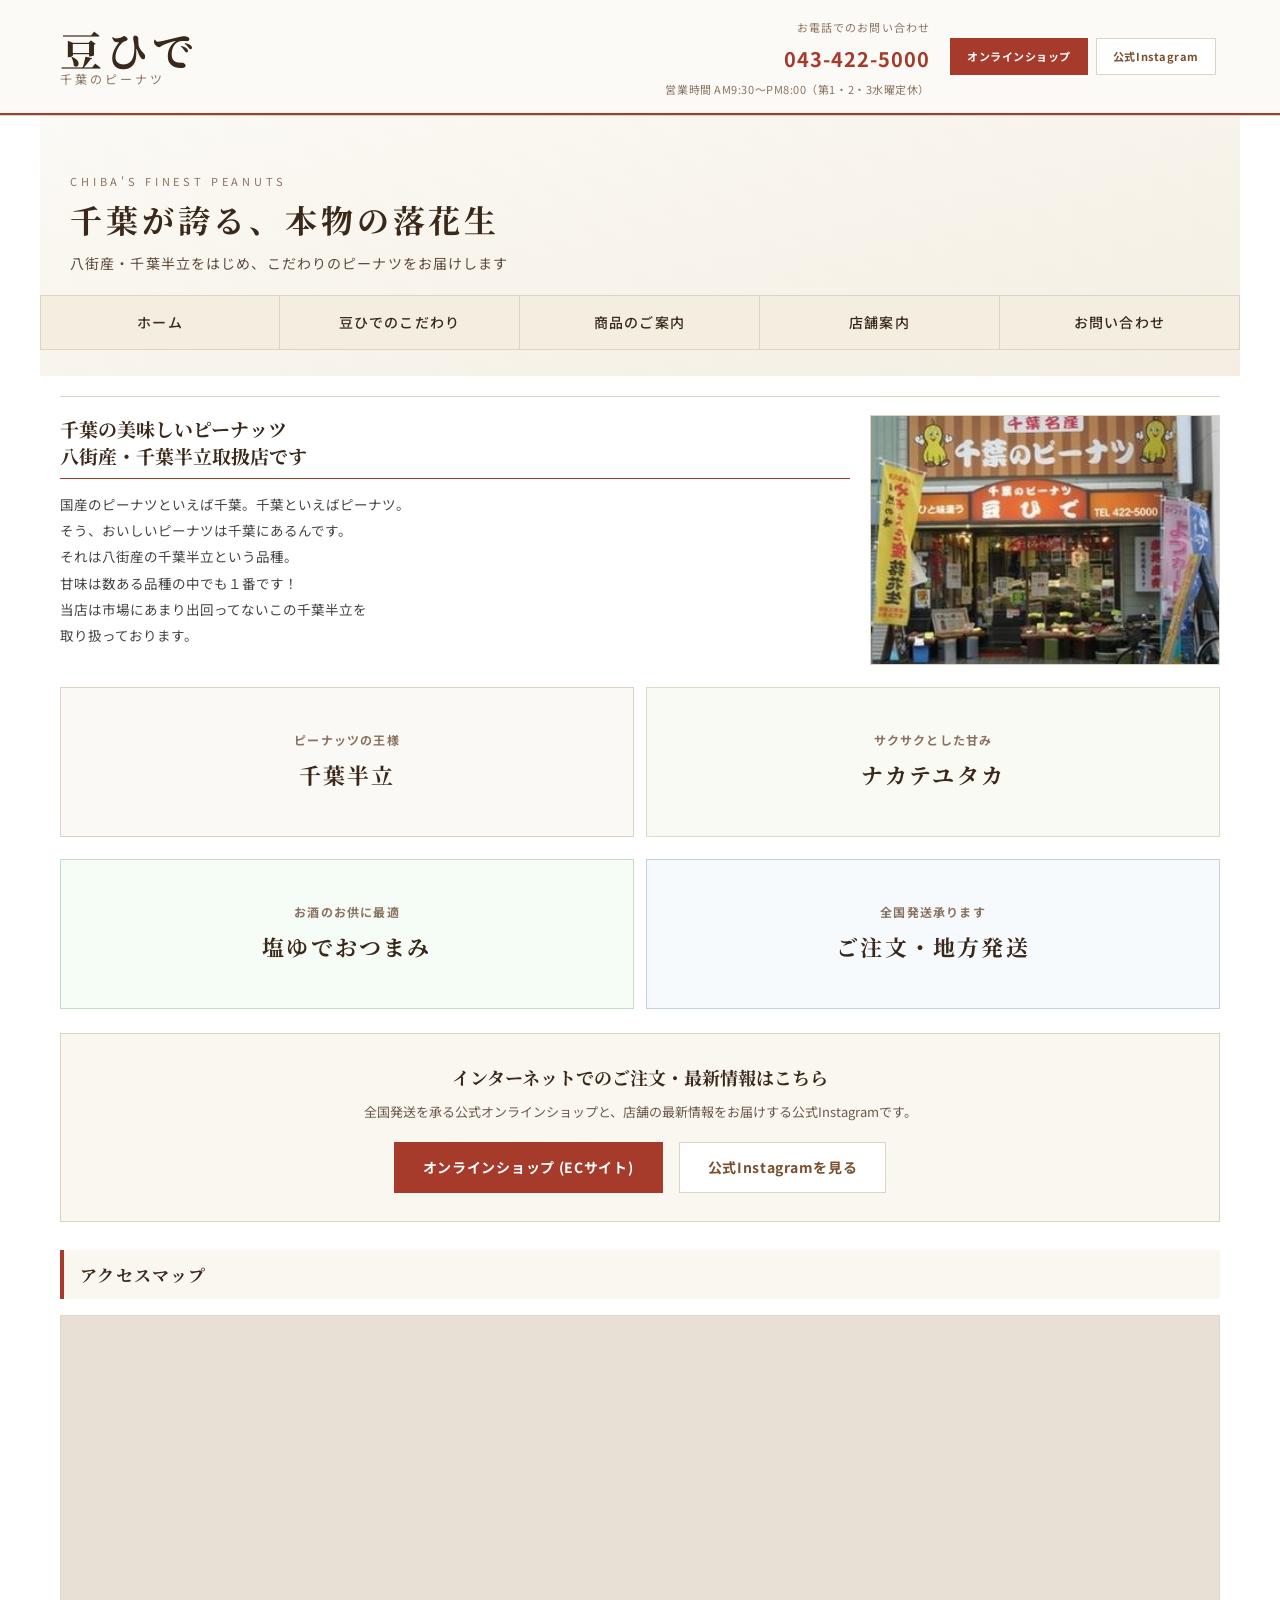
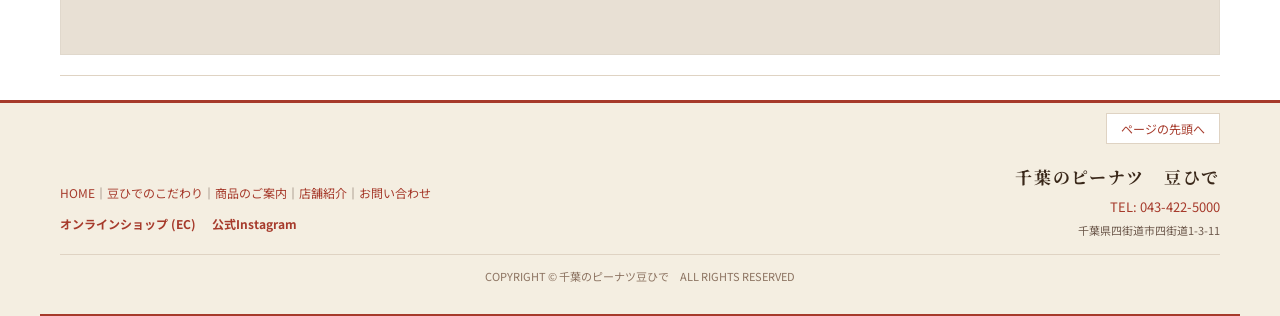
<file: index.html>
<!DOCTYPE html>
<html lang="ja">
<head>
  <meta charset="UTF-8" />
  <meta name="viewport" content="width=device-width, initial-scale=1.0" />
  <title>ピーナツ・落花生・天日干し・ゆで落花生なら千葉のピーナツ【豆ひで】へ</title>
  <meta name="description" content="【千葉のピーナツ豆ひで】は、八街産の最高級品種「千葉半立」をはじめ、中手豊（ナカテユタカ）や新品種「Ｑなっつ」、大粒の「おおまさり」など、千葉県産のおいしい落花生を取り扱っております。天日干しや塩ゆでなどこだわりの味をお届けします。" />
  <meta name="keywords" content="ピーナツ,千葉,落花生,八街,千葉半立,天日干し,おおまさり,中手豊,Qなっつ,豆ひで" />
  <link rel="preconnect" href="https://fonts.googleapis.com" />
  <link rel="preconnect" href="https://fonts.gstatic.com" crossorigin />
  <link href="https://fonts.googleapis.com/css2?family=Noto+Sans+JP:wght@400;500;700&family=Noto+Serif+JP:wght@400;700&display=swap" rel="stylesheet" />
  <link rel="stylesheet" href="style.css" />
</head>
<body>
<div id="bodyBg">
<div id="wrapper">

<!-- ===== HEADER ===== -->
<div id="header">
  <div id="headerInner">
    <h1 class="seo-title">千葉ピーナツ・八街産千葉半立・天日干し落花生を取り扱う【千葉のピーナツ豆ひで】へ</h1>
    <div id="headerLeft">
      <div id="logo">
        <a href="index.html" class="logo-link">
          <div class="logo-box">
            <span class="logo-main">豆ひで</span>
            <span class="logo-sub">千葉のピーナツ</span>
          </div>
        </a>
      </div>
    </div>
    <div id="headerRight">
      <div class="header-contact">
        <p class="header-tel"><span class="tel-label">お電話でのお問い合わせ</span><br /><span class="tel-num">043-422-5000</span></p>
        <p class="header-hours">営業時間 AM9:30〜PM8:00（第1・2・3水曜定休）</p>
      </div>
      <div class="header-sns-shop">
        <a href="https://www.e-peanut.co.jp/guide/" target="_blank" rel="noopener noreferrer" class="btn-ec">オンラインショップ</a>
        <a href="https://www.instagram.com/peanutmamehide/" target="_blank" rel="noopener noreferrer" class="btn-insta">公式Instagram</a>
      </div>
    </div>
    <!-- スマホ用メニューボタン (三本線) -->
    <button id="menu-toggle" aria-label="メニュー開閉">
      <span></span>
      <span></span>
      <span></span>
    </button>
  </div>
  <div id="headerBottom"></div>
</div>

<!-- ===== MAIN IMAGE + GNAVI ===== -->
<div id="mainImageWrap">
  <div id="mainImage" class="hero-home">
    <div class="mainImage-content">
      <div class="mainImage-catch">
        <p class="catch-en">CHIBA'S FINEST PEANUTS</p>
        <h2 class="catch-ja">千葉が誇る、本物の落花生</h2>
        <p class="catch-sub">八街産・千葉半立をはじめ、こだわりのピーナツをお届けします</p>
      </div>
    </div>
    <!-- ナビゲーション -->
    <div id="gNavi">
      <ul>
        <li class="active"><a href="index.html">ホーム</a></li>
        <li><a href="about.html">豆ひでのこだわり</a></li>
        <li><a href="products.html">商品のご案内</a></li>
        <li><a href="shop.html">店舗案内</a></li>
        <li><a href="contact.html">お問い合わせ</a></li>
      </ul>
    </div>
  </div>
</div>

<!-- ===== CONTENT ===== -->
<div id="content">

  <!-- MAIN -->
  <div id="main">
    <div id="mainInner">
      <div id="contentsBoxWrap">

        <!-- コンテンツ上部ライン -->
        <div class="contents-line-top"></div>

        <!-- お店紹介 -->
        <div class="topBox clearfix">
          <div class="topBox-text">
            <h2 class="topBox-title">千葉の美味しいピーナッツ<br />八街産・千葉半立取扱店です</h2>
            <p class="topBox-body">
              国産のピーナツといえば千葉。千葉といえばピーナツ。<br />
              そう、おいしいピーナツは千葉にあるんです。<br />
              それは八街産の千葉半立という品種。<br />
              甘味は数ある品種の中でも１番です！<br />
              当店は市場にあまり出回ってないこの千葉半立を<br />
              取り扱っております。
            </p>
          </div>
          <div class="topBox-photo">
            <img src="img/mamehide_shop.jpg" alt="豆ひで 店舗外観" class="topBox-img" />
          </div>
        </div>

        <!-- 商品カテゴリ バナー (2x2レイアウト) -->
        <div class="top-bnr-wrap">
          <a href="products.html#handachi" class="top-bnr-item">
            <div class="bnr-placeholder bnr-handachi">
              <div class="bnr-inner">
                <h3>ピーナッツの王様</h3>
                <p>千葉半立</p>
              </div>
            </div>
          </a>
          <a href="products.html#nakate" class="top-bnr-item">
            <div class="bnr-placeholder bnr-nakate">
              <div class="bnr-inner">
                <h3>サクサクとした甘み</h3>
                <p>ナカテユタカ</p>
              </div>
            </div>
          </a>
        </div>
        <div class="top-bnr-wrap">
          <a href="products.html#tumami" class="top-bnr-item">
            <div class="bnr-placeholder bnr-otsumami">
              <div class="bnr-inner">
                <h3>お酒のお供に最適</h3>
                <p>塩ゆでおつまみ</p>
              </div>
            </div>
          </a>
          <a href="products.html#order" class="top-bnr-item">
            <div class="bnr-placeholder bnr-shipping">
              <div class="bnr-inner">
                <h3>全国発送承ります</h3>
                <p>ご注文・地方発送</p>
              </div>
            </div>
          </a>
        </div>

        <!-- インターネット注文・SNSへの誘導バナー -->
        <div class="home-sns-ec-banner">
          <div class="sns-ec-inner">
            <h3 class="sns-ec-title">インターネットでのご注文・最新情報はこちら</h3>
            <p class="sns-ec-desc">全国発送を承る公式オンラインショップと、店舗の最新情報をお届けする公式Instagramです。</p>
            <div class="sns-ec-buttons">
              <a href="https://www.e-peanut.co.jp/guide/" target="_blank" rel="noopener noreferrer" class="btn-large-ec">オンラインショップ (ECサイト)</a>
              <a href="https://www.instagram.com/peanutmamehide/" target="_blank" rel="noopener noreferrer" class="btn-large-insta">公式Instagramを見る</a>
            </div>
          </div>
        </div>

        <!-- アクセスマップ -->
        <div class="section-head"><h3>アクセスマップ</h3></div>
        <div class="shop-map-wrap" style="max-width: 100%; margin-bottom: 8px;">
          <iframe src="https://maps.google.com/maps?q=%E5%8D%83%E8%91%89%E3%81%AE%E3%83%94%E3%83%BC%E3%83%8A%E3%83%84%E3%80%80%E8%B1%86%E3%81%B2%E3%81%A7&amp;t=&amp;z=17&amp;ie=UTF8&amp;iwloc=&amp;output=embed" allowfullscreen="" loading="lazy" referrerpolicy="no-referrer-when-downgrade"></iframe>
        </div>

        <div class="contents-line-bottom"></div>

      </div><!-- end contentsBoxWrap -->
    </div><!-- end mainInner -->
  </div><!-- end main -->



</div><!-- end content -->

<!-- ===== FOOTER ===== -->
<div id="footer">
  <div id="pagetopWrap">
    <a href="#wrapper" id="pagetop-btn">ページの先頭へ</a>
  </div>
  <div id="footerInner">
    <div id="footerContent">

      <div id="footerFreeArea">
        <div id="footerNavi">
          <p><a href="index.html">HOME</a>｜<a href="about.html">豆ひでのこだわり</a>｜<a href="products.html">商品のご案内</a>｜<a href="shop.html">店舗紹介</a>｜<a href="contact.html">お問い合わせ</a></p>
          <p class="footer-sns-links">
            <a href="https://www.e-peanut.co.jp/guide/" target="_blank" rel="noopener noreferrer" class="footer-sns-link ec-link">オンラインショップ (EC)</a>
            <a href="https://www.instagram.com/peanutmamehide/" target="_blank" rel="noopener noreferrer" class="footer-sns-link insta-link">公式Instagram</a>
          </p>
        </div>
        <div class="footerLogo">
          <p class="footer-logo-name">千葉のピーナツ　豆ひで</p>
          <p class="footer-logo-tel">TEL: 043-422-5000</p>
          <p class="footer-logo-addr">千葉県四街道市四街道1-3-11</p>
        </div>
      </div>
      <address>COPYRIGHT &copy; 千葉のピーナツ豆ひで　ALL RIGHTS RESERVED</address>
    </div>
    <div id="footerBottom"></div>
  </div>
</div>

</div><!-- end wrapper -->
</div><!-- end bodyBg -->
<script src="script.js"></script>
</body>
</html>
</file>
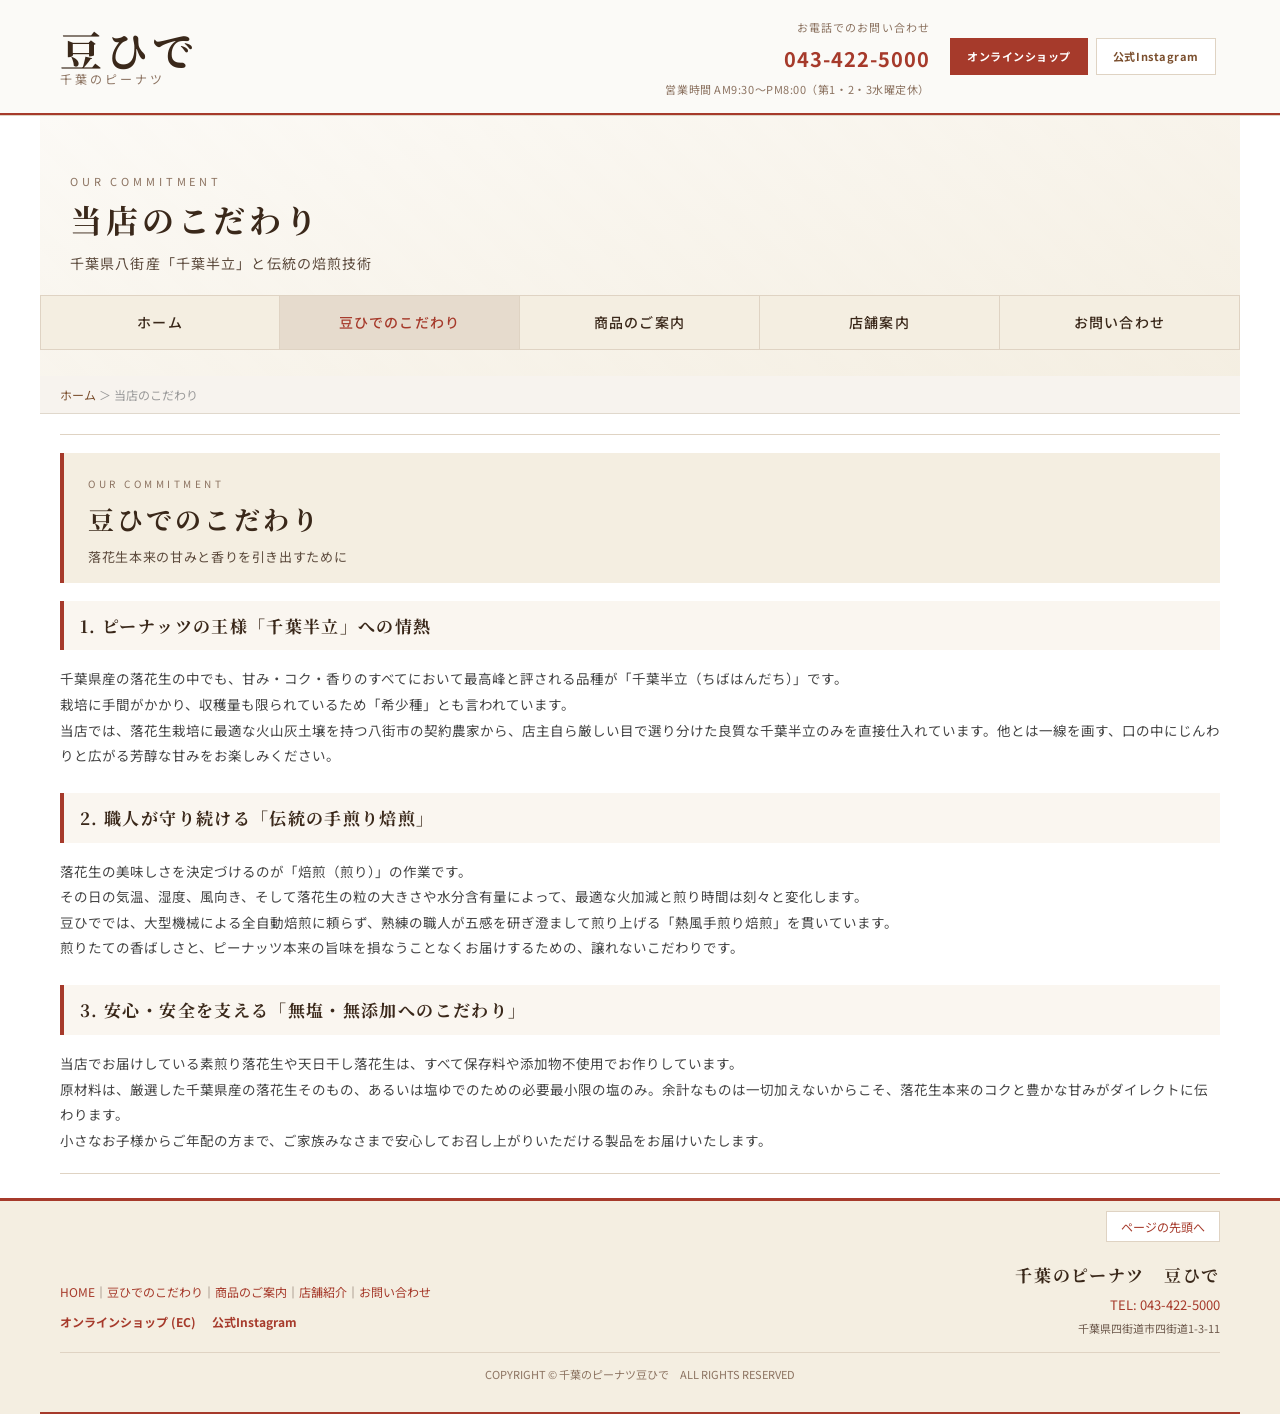
<file: about.html>
<!DOCTYPE html>
<html lang="ja">
<head>
  <meta charset="UTF-8" />
  <meta name="viewport" content="width=device-width, initial-scale=1.0" />
  <title>当店のこだわり | 千葉のピーナツ【豆ひで】</title>
  <meta name="description" content="千葉のピーナツ豆ひでのこだわりページです。千葉県八街産の最高級落花生「千葉半立」への情熱、職人が守り続ける伝統の焙煎技術など、豆ひでのおいしさの秘密をご紹介します。" />
  <link rel="preconnect" href="https://fonts.googleapis.com" />
  <link rel="preconnect" href="https://fonts.gstatic.com" crossorigin />
  <link href="https://fonts.googleapis.com/css2?family=Noto+Sans+JP:wght@400;500;700&family=Noto+Serif+JP:wght@400;700&display=swap" rel="stylesheet" />
  <link rel="stylesheet" href="style.css" />
</head>
<body>
<div id="bodyBg">
<div id="wrapper">

<!-- ===== HEADER ===== -->
<div id="header">
  <div id="headerInner">
    <h1 class="seo-title">千葉ピーナツ・八街産千葉半立・天日干し落花生を取り扱う【千葉のピーナツ豆ひで】へ</h1>
    <div id="headerLeft">
      <div id="logo">
        <a href="index.html" class="logo-link">
          <div class="logo-box">
            <span class="logo-main">豆ひで</span>
            <span class="logo-sub">千葉のピーナツ</span>
          </div>
        </a>
      </div>
    </div>
    <div id="headerRight">
      <div class="header-contact">
        <p class="header-tel"><span class="tel-label">お電話でのお問い合わせ</span><br /><span class="tel-num">043-422-5000</span></p>
        <p class="header-hours">営業時間 AM9:30〜PM8:00（第1・2・3水曜定休）</p>
      </div>
      <div class="header-sns-shop">
        <a href="https://www.e-peanut.co.jp/guide/" target="_blank" rel="noopener noreferrer" class="btn-ec">オンラインショップ</a>
        <a href="https://www.instagram.com/peanutmamehide/" target="_blank" rel="noopener noreferrer" class="btn-insta">公式Instagram</a>
      </div>
    </div>
    <!-- スマホ用メニューボタン (三本線) -->
    <button id="menu-toggle" aria-label="メニュー開閉">
      <span></span>
      <span></span>
      <span></span>
    </button>
  </div>
  <div id="headerBottom"></div>
</div>

<!-- ===== GNAVI ===== -->
<div id="mainImageWrap">
  <div id="mainImage" class="hero-about">
    <div class="mainImage-content">
      <div class="mainImage-catch">
        <p class="catch-en">OUR COMMITMENT</p>
        <h2 class="catch-ja">当店のこだわり</h2>
        <p class="catch-sub">千葉県八街産「千葉半立」と伝統の焙煎技術</p>
      </div>
    </div>
    <div id="gNavi">
      <ul>
        <li><a href="index.html">ホーム</a></li>
        <li><a href="about.html" class="active-nav">豆ひでのこだわり</a></li>
        <li><a href="products.html">商品のご案内</a></li>
        <li><a href="shop.html">店舗案内</a></li>
        <li><a href="contact.html">お問い合わせ</a></li>
      </ul>
    </div>
  </div>
</div>

<!-- ===== CONTENT ===== -->
<div id="content">
  <div id="main">
    <div id="mainInner">
      <div id="bread"><div id="breadInner"><a href="index.html">ホーム</a>&nbsp;＞&nbsp;当店のこだわり</div></div>
      <div id="contentsBoxWrap">
        <div class="contents-line-top"></div>

        <!-- ページタイトル -->
        <div class="page-hero">
          <div class="page-hero-inner">
            <span class="page-hero-en">OUR COMMITMENT</span>
            <h2>豆ひでのこだわり</h2>
            <p class="page-hero-sub">落花生本来の甘みと香りを引き出すために</p>
          </div>
        </div>

        <!-- こだわり1 -->
        <div class="section-head" style="margin-top:18px;"><h3>1. ピーナッツの王様「千葉半立」への情熱</h3></div>
        <div style="font-size:13.5px; line-height:1.9; color:#444; margin-bottom:24px;">
          <p>
            千葉県産の落花生の中でも、甘み・コク・香りのすべてにおいて最高峰と評される品種が「千葉半立（ちばはんだち）」です。<br />
            栽培に手間がかかり、収穫量も限られているため「希少種」とも言われています。<br />
            当店では、落花生栽培に最適な火山灰土壌を持つ八街市の契約農家から、店主自ら厳しい目で選り分けた良質な千葉半立のみを直接仕入れています。他とは一線を画す、口の中にじんわりと広がる芳醇な甘みをお楽しみください。
          </p>
        </div>

        <!-- こだわり2 -->
        <div class="section-head"><h3>2. 職人が守り続ける「伝統の手煎り焙煎」</h3></div>
        <div style="font-size:13.5px; line-height:1.9; color:#444; margin-bottom:24px;">
          <p>
            落花生の美味しさを決定づけるのが「焙煎（煎り）」の作業です。<br />
            その日の気温、湿度、風向き、そして落花生の粒の大きさや水分含有量によって、最適な火加減と煎り時間は刻々と変化します。<br />
            豆ひででは、大型機械による全自動焙煎に頼らず、熟練の職人が五感を研ぎ澄まして煎り上げる「熱風手煎り焙煎」を貫いています。<br />
            煎りたての香ばしさと、ピーナッツ本来の旨味を損なうことなくお届けするための、譲れないこだわりです。
          </p>
        </div>

        <!-- こだわり3 -->
        <div class="section-head"><h3>3. 安心・安全を支える「無塩・無添加へのこだわり」</h3></div>
        <div style="font-size:13.5px; line-height:1.9; color:#444; margin-bottom:12px;">
          <p>
            当店でお届けしている素煎り落花生や天日干し落花生は、すべて保存料や添加物不使用でお作りしています。<br />
            原材料は、厳選した千葉県産の落花生そのもの、あるいは塩ゆでのための必要最小限の塩のみ。余計なものは一切加えないからこそ、落花生本来のコクと豊かな甘みがダイレクトに伝わります。<br />
            小さなお子様からご年配の方まで、ご家族みなさまで安心してお召し上がりいただける製品をお届けいたします。
          </p>
        </div>

        <div class="contents-line-bottom"></div>
      </div>
    </div>
  </div>


</div>

<!-- ===== FOOTER ===== -->
<div id="footer">
  <div id="pagetopWrap"><a href="#wrapper" id="pagetop-btn">ページの先頭へ</a></div>
  <div id="footerInner">
    <div id="footerContent">

      <div id="footerFreeArea">
        <div id="footerNavi">
          <p><a href="index.html">HOME</a>｜<a href="about.html">豆ひでのこだわり</a>｜<a href="products.html">商品のご案内</a>｜<a href="shop.html">店舗紹介</a>｜<a href="contact.html">お問い合わせ</a></p>
          <p class="footer-sns-links">
            <a href="https://www.e-peanut.co.jp/guide/" target="_blank" rel="noopener noreferrer" class="footer-sns-link ec-link">オンラインショップ (EC)</a>
            <a href="https://www.instagram.com/peanutmamehide/" target="_blank" rel="noopener noreferrer" class="footer-sns-link insta-link">公式Instagram</a>
          </p>
        </div>
        <div class="footerLogo">
          <p class="footer-logo-name">千葉のピーナツ　豆ひで</p>
          <p class="footer-logo-tel">TEL: 043-422-5000</p>
          <p class="footer-logo-addr">千葉県四街道市四街道1-3-11</p>
        </div>
      </div>
      <address>COPYRIGHT &copy; 千葉のピーナツ豆ひで　ALL RIGHTS RESERVED</address>
    </div>
    <div id="footerBottom"></div>
  </div>
</div>
</div></div>
<script src="script.js"></script>
</body>
</html>
</file>
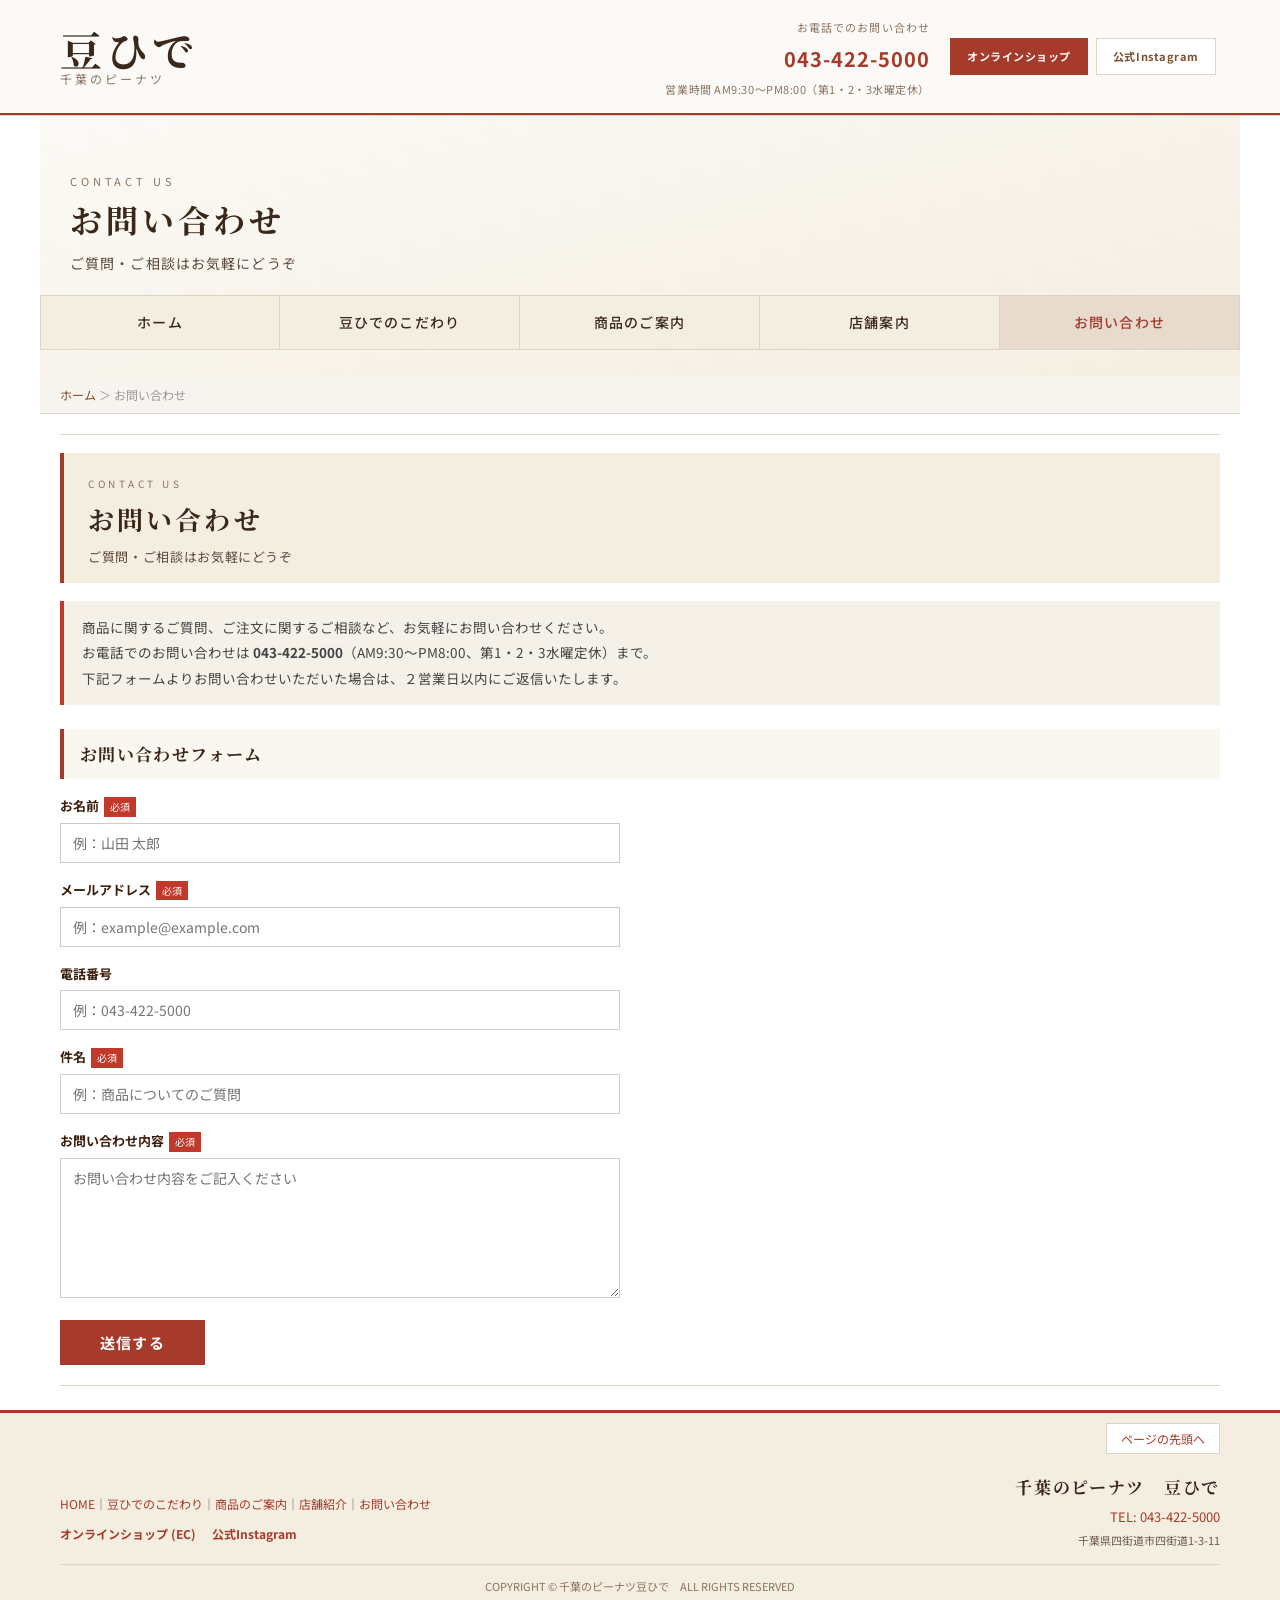
<file: contact.html>
<!DOCTYPE html>
<html lang="ja">
<head>
  <meta charset="UTF-8" />
  <meta name="viewport" content="width=device-width, initial-scale=1.0" />
  <title>お問い合わせ | 千葉のピーナツ【豆ひで】</title>
  <meta name="description" content="千葉のピーナツ豆ひでへのお問い合わせページです。商品に関するご質問・ご相談はお気軽にどうぞ。" />
  <link rel="preconnect" href="https://fonts.googleapis.com" />
  <link rel="preconnect" href="https://fonts.gstatic.com" crossorigin />
  <link href="https://fonts.googleapis.com/css2?family=Noto+Sans+JP:wght@400;500;700&family=Noto+Serif+JP:wght@400;700&display=swap" rel="stylesheet" />
  <link rel="stylesheet" href="style.css" />
</head>
<body>
<div id="bodyBg">
<div id="wrapper">

<!-- ===== HEADER ===== -->
<div id="header">
  <div id="headerInner">
    <h1 class="seo-title">千葉ピーナツ・八街産千葉半立・天日干し落花生を取り扱う【千葉のピーナツ豆ひで】へ</h1>
    <div id="headerLeft">
      <div id="logo">
        <a href="index.html" class="logo-link">
          <div class="logo-box">
            <span class="logo-main">豆ひで</span>
            <span class="logo-sub">千葉のピーナツ</span>
          </div>
        </a>
      </div>
    </div>
    <div id="headerRight">
      <div class="header-contact">
        <p class="header-tel"><span class="tel-label">お電話でのお問い合わせ</span><br /><span class="tel-num">043-422-5000</span></p>
        <p class="header-hours">営業時間 AM9:30〜PM8:00（第1・2・3水曜定休）</p>
      </div>
      <div class="header-sns-shop">
        <a href="https://www.e-peanut.co.jp/guide/" target="_blank" rel="noopener noreferrer" class="btn-ec">オンラインショップ</a>
        <a href="https://www.instagram.com/peanutmamehide/" target="_blank" rel="noopener noreferrer" class="btn-insta">公式Instagram</a>
      </div>
    </div>
    <!-- スマホ用メニューボタン (三本線) -->
    <button id="menu-toggle" aria-label="メニュー開閉">
      <span></span>
      <span></span>
      <span></span>
    </button>
  </div>
  <div id="headerBottom"></div>
</div>

<!-- ===== GNAVI ===== -->
<div id="mainImageWrap">
  <div id="mainImage" class="hero-contact">
    <div class="mainImage-content">
      <div class="mainImage-catch">
        <p class="catch-en">CONTACT US</p>
        <h2 class="catch-ja">お問い合わせ</h2>
        <p class="catch-sub">ご質問・ご相談はお気軽にどうぞ</p>
      </div>
    </div>
    <div id="gNavi">
      <ul>
        <li><a href="index.html">ホーム</a></li>
        <li><a href="about.html">豆ひでのこだわり</a></li>
        <li><a href="products.html">商品のご案内</a></li>
        <li><a href="shop.html">店舗案内</a></li>
        <li><a href="contact.html" class="active-nav">お問い合わせ</a></li>
      </ul>
    </div>
  </div>
</div>

<!-- ===== CONTENT ===== -->
<div id="content">
  <div id="main">
    <div id="mainInner">
      <div id="bread"><div id="breadInner"><a href="index.html">ホーム</a>&nbsp;＞&nbsp;お問い合わせ</div></div>
      <div id="contentsBoxWrap">
        <div class="contents-line-top"></div>

        <!-- ページタイトル -->
        <div class="page-hero">
          <div class="page-hero-inner">
            <span class="page-hero-en">CONTACT US</span>
            <h2>お問い合わせ</h2>
            <p class="page-hero-sub">ご質問・ご相談はお気軽にどうぞ</p>
          </div>
        </div>

        <!-- 説明 -->
        <div class="contact-intro" style="margin-top:18px;">
          商品に関するご質問、ご注文に関するご相談など、お気軽にお問い合わせください。<br />
          お電話でのお問い合わせは <strong>043-422-5000</strong>（AM9:30〜PM8:00、第1・2・3水曜定休）まで。<br />
          下記フォームよりお問い合わせいただいた場合は、２営業日以内にご返信いたします。
        </div>

        <!-- フォーム -->
        <div class="section-head"><h3>お問い合わせフォーム</h3></div>
        <form class="contact-form" id="contact-form" action="#" method="post">
          <div class="form-row">
            <label for="name">お名前<span class="form-required">必須</span></label>
            <input type="text" id="name" name="name" placeholder="例：山田 太郎" required />
          </div>
          <div class="form-row">
            <label for="email">メールアドレス<span class="form-required">必須</span></label>
            <input type="email" id="email" name="email" placeholder="例：example@example.com" required />
          </div>
          <div class="form-row">
            <label for="tel">電話番号</label>
            <input type="tel" id="tel" name="tel" placeholder="例：043-422-5000" />
          </div>
          <div class="form-row">
            <label for="subject">件名<span class="form-required">必須</span></label>
            <input type="text" id="subject" name="subject" placeholder="例：商品についてのご質問" required />
          </div>
          <div class="form-row">
            <label for="message">お問い合わせ内容<span class="form-required">必須</span></label>
            <textarea id="message" name="message" placeholder="お問い合わせ内容をご記入ください" required></textarea>
          </div>
          <button type="submit" class="form-submit" id="contact-submit">送信する</button>
        </form>

        <div class="contents-line-bottom"></div>
      </div>
    </div>
  </div>


</div>

<!-- ===== FOOTER ===== -->
<div id="footer">
  <div id="pagetopWrap"><a href="#wrapper" id="pagetop-btn">ページの先頭へ</a></div>
  <div id="footerInner">
    <div id="footerContent">

      <div id="footerFreeArea">
        <div id="footerNavi">
          <p><a href="index.html">HOME</a>｜<a href="about.html">豆ひでのこだわり</a>｜<a href="products.html">商品のご案内</a>｜<a href="shop.html">店舗紹介</a>｜<a href="contact.html">お問い合わせ</a></p>
          <p class="footer-sns-links">
            <a href="https://www.e-peanut.co.jp/guide/" target="_blank" rel="noopener noreferrer" class="footer-sns-link ec-link">オンラインショップ (EC)</a>
            <a href="https://www.instagram.com/peanutmamehide/" target="_blank" rel="noopener noreferrer" class="footer-sns-link insta-link">公式Instagram</a>
          </p>
        </div>
        <div class="footerLogo">
          <p class="footer-logo-name">千葉のピーナツ　豆ひで</p>
          <p class="footer-logo-tel">TEL: 043-422-5000</p>
          <p class="footer-logo-addr">千葉県四街道市四街道1-3-11</p>
        </div>
      </div>
      <address>COPYRIGHT &copy; 千葉のピーナツ豆ひで　ALL RIGHTS RESERVED</address>
    </div>
    <div id="footerBottom"></div>
  </div>
</div>
</div></div>
<script src="script.js"></script>
</body>
</html>
</file>
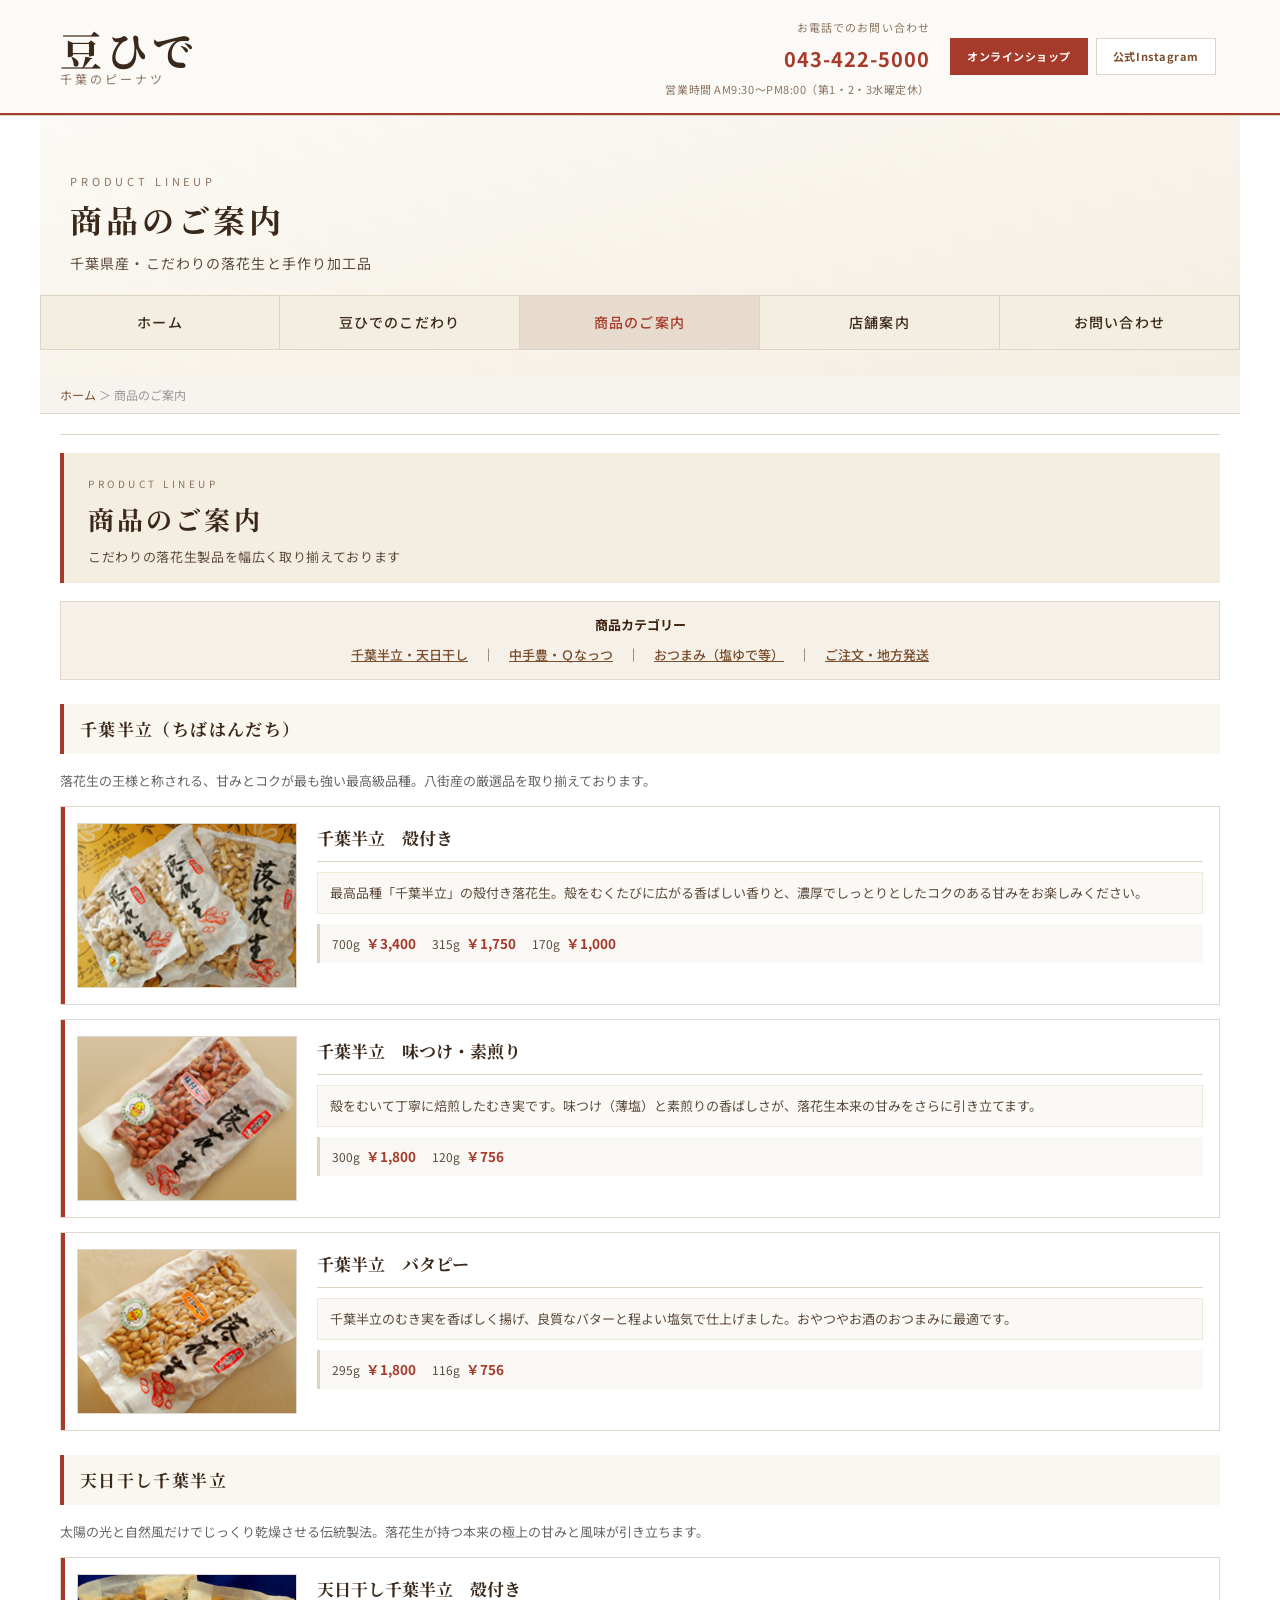
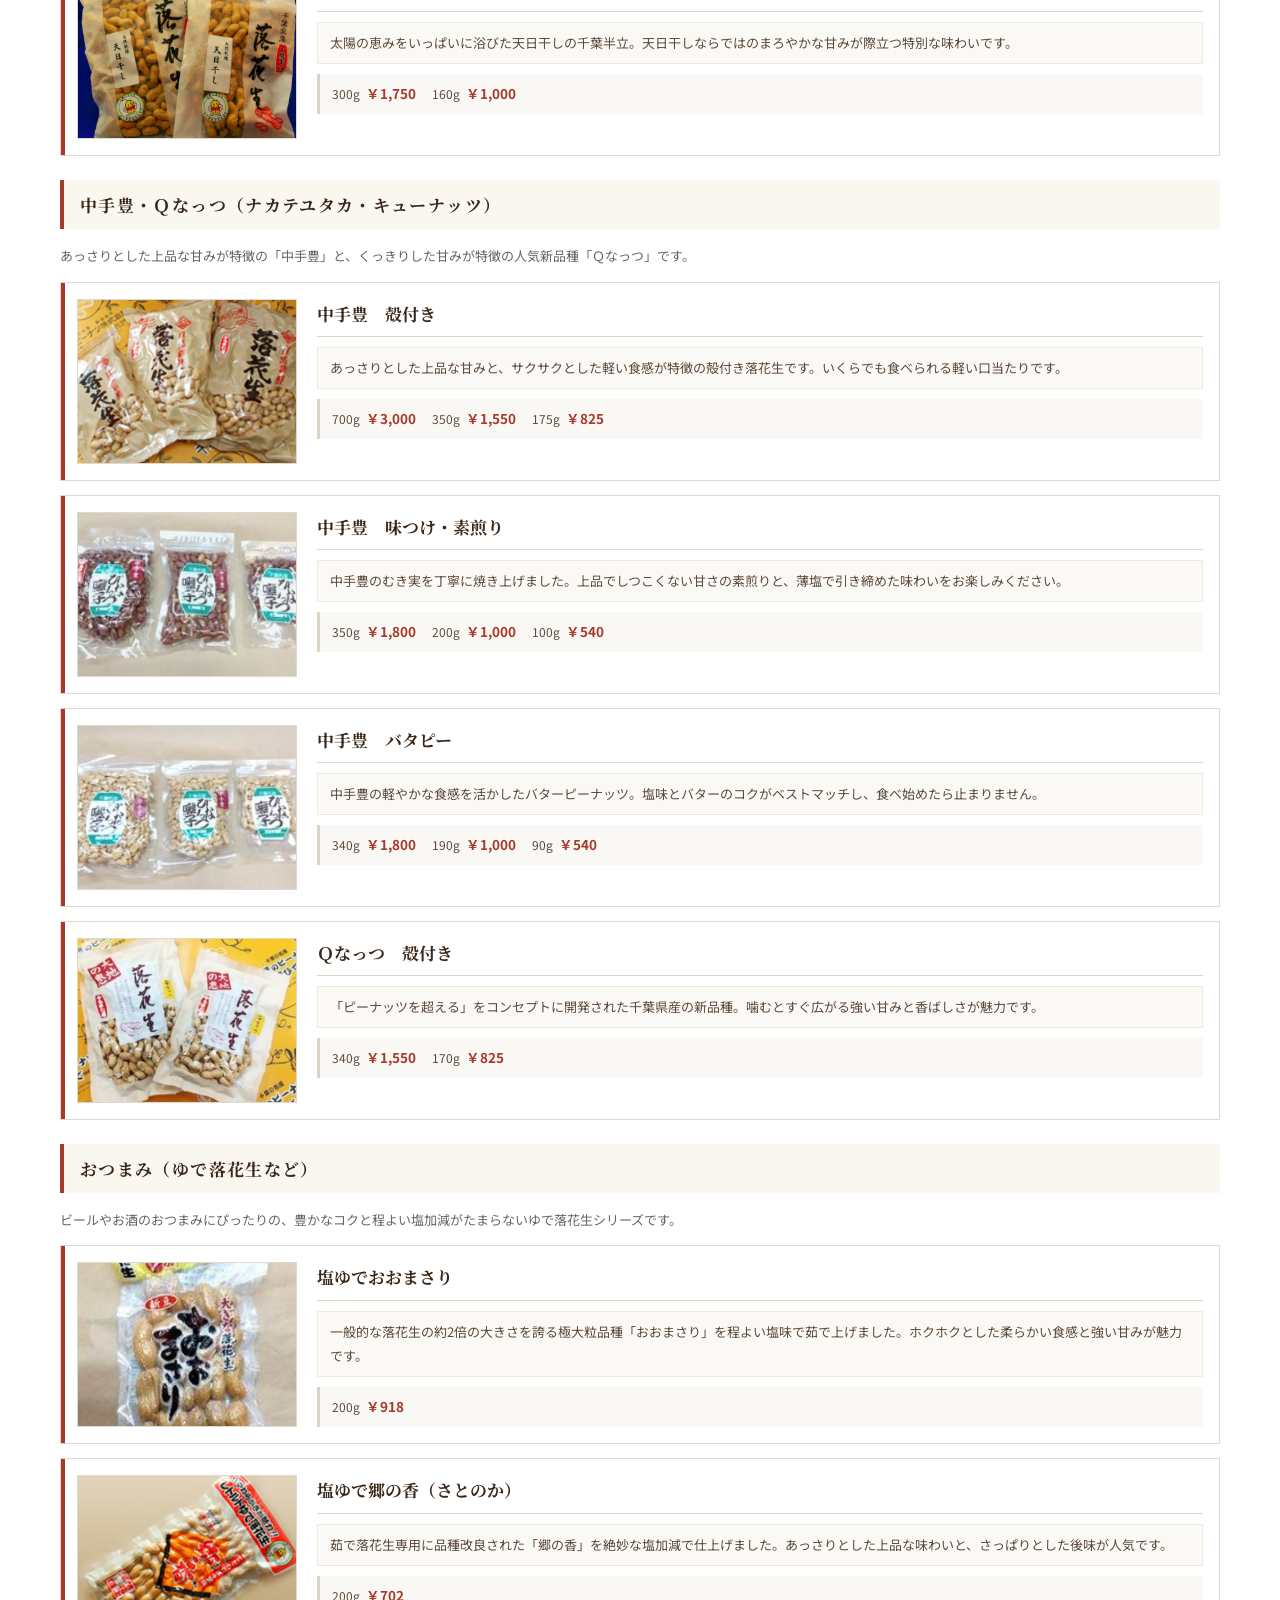
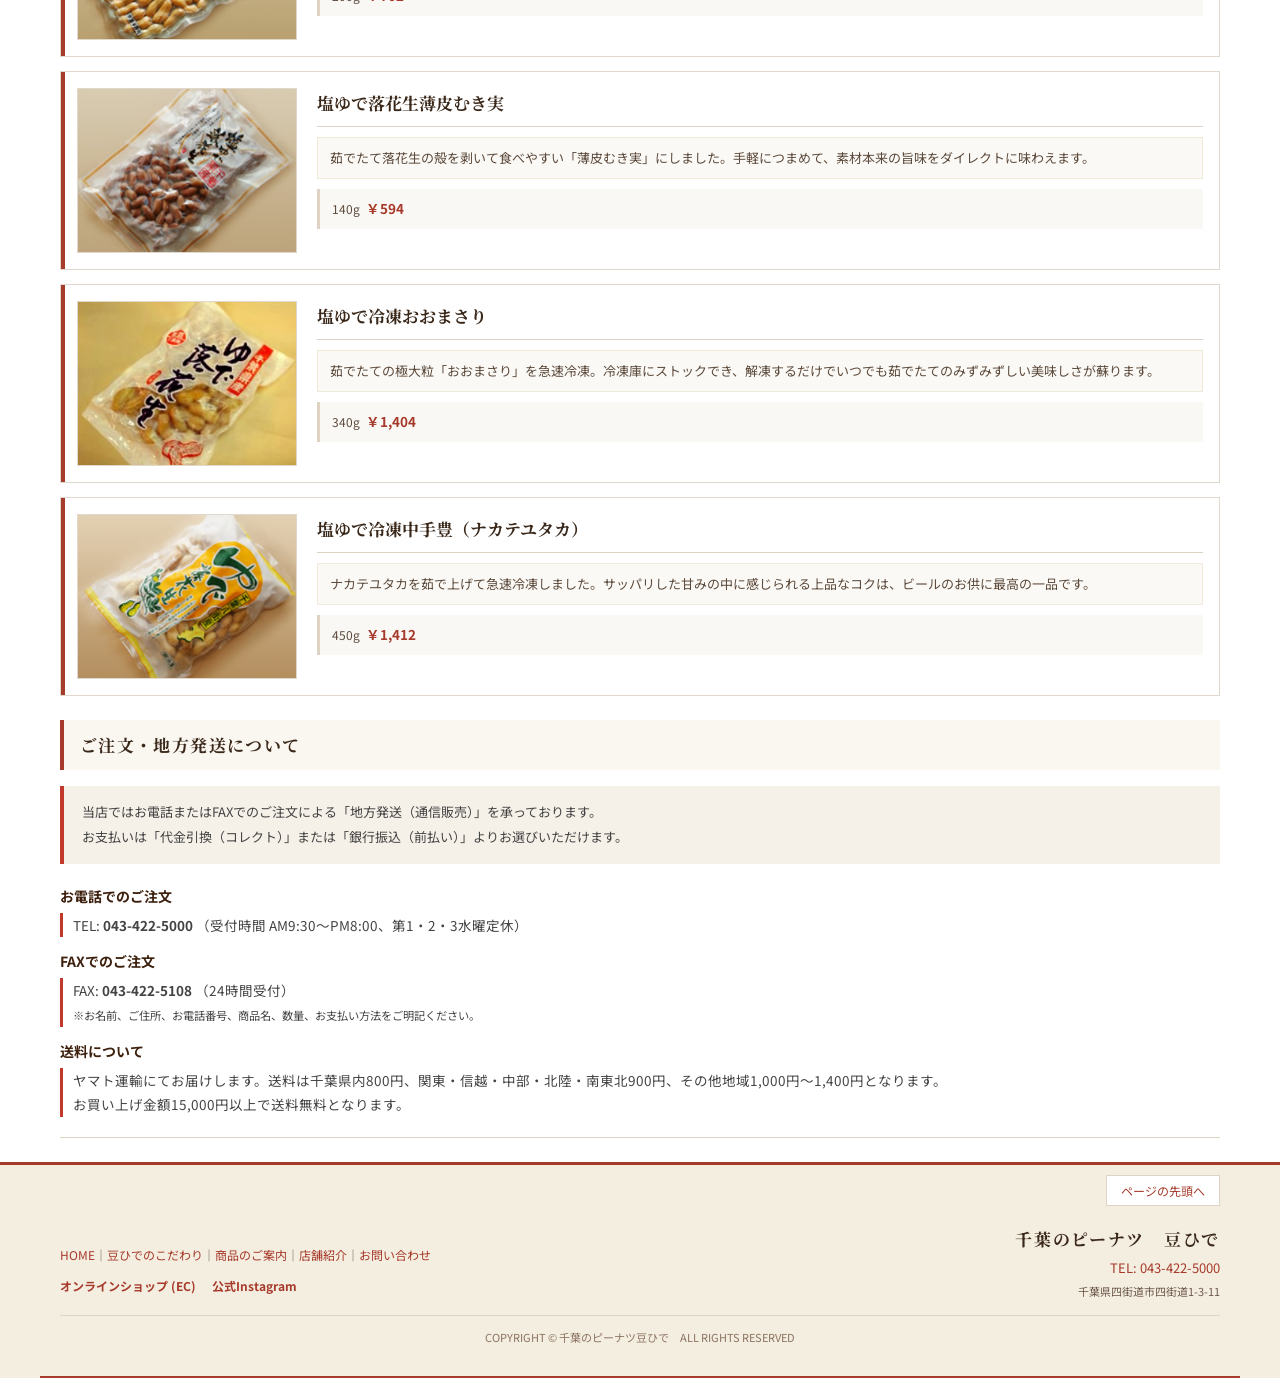
<file: products.html>
<!DOCTYPE html>
<html lang="ja">
<head>
  <meta charset="UTF-8" />
  <meta name="viewport" content="width=device-width, initial-scale=1.0" />
  <title>商品のご案内 | 千葉のピーナツ【豆ひで】</title>
  <meta name="description" content="千葉のピーナツ豆ひでの商品案内ページです。看板商品の八街産千葉半立、天日干し落花生、中手豊、新品種Ｑなっつ、塩ゆでおおまさりなどのおつまみ用落花生をご紹介します。" />
  <link rel="preconnect" href="https://fonts.googleapis.com" />
  <link rel="preconnect" href="https://fonts.gstatic.com" crossorigin />
  <link href="https://fonts.googleapis.com/css2?family=Noto+Sans+JP:wght@400;500;700&family=Noto+Serif+JP:wght@400;700&display=swap" rel="stylesheet" />
  <link rel="stylesheet" href="style.css" />
</head>
<body>
<div id="bodyBg">
<div id="wrapper">

<!-- ===== HEADER ===== -->
<div id="header">
  <div id="headerInner">
    <h1 class="seo-title">千葉ピーナツ・八街産千葉半立・天日干し落花生を取り扱う【千葉のピーナツ豆ひで】へ</h1>
    <div id="headerLeft">
      <div id="logo">
        <a href="index.html" class="logo-link">
          <div class="logo-box">
            <span class="logo-main">豆ひで</span>
            <span class="logo-sub">千葉のピーナツ</span>
          </div>
        </a>
      </div>
    </div>
    <div id="headerRight">
      <div class="header-contact">
        <p class="header-tel"><span class="tel-label">お電話でのお問い合わせ</span><br /><span class="tel-num">043-422-5000</span></p>
        <p class="header-hours">営業時間 AM9:30〜PM8:00（第1・2・3水曜定休）</p>
      </div>
      <div class="header-sns-shop">
        <a href="https://www.e-peanut.co.jp/guide/" target="_blank" rel="noopener noreferrer" class="btn-ec">オンラインショップ</a>
        <a href="https://www.instagram.com/peanutmamehide/" target="_blank" rel="noopener noreferrer" class="btn-insta">公式Instagram</a>
      </div>
    </div>
    <!-- スマホ用メニューボタン (三本線) -->
    <button id="menu-toggle" aria-label="メニュー開閉">
      <span></span>
      <span></span>
      <span></span>
    </button>
  </div>
  <div id="headerBottom"></div>
</div>

<!-- ===== GNAVI ===== -->
<div id="mainImageWrap">
  <div id="mainImage" class="hero-products">
    <div class="mainImage-content">
      <div class="mainImage-catch">
        <p class="catch-en">PRODUCT LINEUP</p>
        <h2 class="catch-ja">商品のご案内</h2>
        <p class="catch-sub">千葉県産・こだわりの落花生と手作り加工品</p>
      </div>
    </div>
    <div id="gNavi">
      <ul>
        <li><a href="index.html">ホーム</a></li>
        <li><a href="about.html">豆ひでのこだわり</a></li>
        <li><a href="products.html" class="active-nav">商品のご案内</a></li>
        <li><a href="shop.html">店舗案内</a></li>
        <li><a href="contact.html">お問い合わせ</a></li>
      </ul>
    </div>
  </div>
</div>

<!-- ===== CONTENT ===== -->
<div id="content">
  <div id="main">
    <div id="mainInner">
      <div id="bread"><div id="breadInner"><a href="index.html">ホーム</a>&nbsp;＞&nbsp;商品のご案内</div></div>
      <div id="contentsBoxWrap">
        <div class="contents-line-top"></div>

        <!-- ページタイトル -->
        <div class="page-hero">
          <div class="page-hero-inner">
            <span class="page-hero-en">PRODUCT LINEUP</span>
            <h2>商品のご案内</h2>
            <p class="page-hero-sub">こだわりの落花生製品を幅広く取り揃えております</p>
          </div>
        </div>

        <!-- カテゴリーアンカーリンク -->
        <div style="background:#f5f0e8; border:1px solid #e0d8cc; padding:12px 14px; margin-top:18px; margin-bottom:24px; font-size:13px; text-align:center;">
          <p style="font-weight:700; color:#3d200d; margin-bottom:8px;">商品カテゴリー</p>
          <div style="display:flex; flex-wrap:wrap; justify-content:center; gap:8px 14px;">
            <a href="#handachi" style="color:#7b4f2e; text-decoration:underline; font-weight:500;">千葉半立・天日干し</a>｜
            <a href="#nakate" style="color:#7b4f2e; text-decoration:underline; font-weight:500;">中手豊・Ｑなっつ</a>｜
            <a href="#tumami" style="color:#7b4f2e; text-decoration:underline; font-weight:500;">おつまみ（塩ゆで等）</a>｜
            <a href="#order" style="color:#7b4f2e; text-decoration:underline; font-weight:500;">ご注文・地方発送</a>
          </div>
        </div>

        <!-- ==================== 千葉半立 ==================== -->
        <div class="section-head" id="handachi"><h3>千葉半立（ちばはんだち）</h3></div>
        <p style="font-size:13px; color:#666; margin-bottom:14px; line-height:1.7;">
          落花生の王様と称される、甘みとコクが最も強い最高級品種。八街産の厳選品を取り揃えております。
        </p>

        <div class="product-card">
          <div class="card-img"><img src="img/千葉半立 殻付き.png" alt="千葉半立 殻付き" /></div>
          <div class="card-body">
            <h3 class="card-title">千葉半立　殻付き</h3>
            <p class="card-desc">最高品種「千葉半立」の殻付き落花生。殻をむくたびに広がる香ばしい香りと、濃厚でしっとりとしたコクのある甘みをお楽しみください。</p>
            <div class="card-price-list">
              <span class="price-item"><span>700g</span>￥3,400</span>
              <span class="price-item"><span>315g</span>￥1,750</span>
              <span class="price-item"><span>170g</span>￥1,000</span>
            </div>
          </div>
        </div>

        <div class="product-card">
          <div class="card-img"><img src="img/千葉半立 味付け素煎り.png" alt="千葉半立 味付け素煎り" /></div>
          <div class="card-body">
            <h3 class="card-title">千葉半立　味つけ・素煎り</h3>
            <p class="card-desc">殻をむいて丁寧に焙煎したむき実です。味つけ（薄塩）と素煎りの香ばしさが、落花生本来の甘みをさらに引き立てます。</p>
            <div class="card-price-list">
              <span class="price-item"><span>300g</span>￥1,800</span>
              <span class="price-item"><span>120g</span>￥756</span>
            </div>
          </div>
        </div>

        <div class="product-card">
          <div class="card-img"><img src="img/千葉半立 バタピー.png" alt="千葉半立 バタピー" /></div>
          <div class="card-body">
            <h3 class="card-title">千葉半立　バタピー</h3>
            <p class="card-desc">千葉半立のむき実を香ばしく揚げ、良質なバターと程よい塩気で仕上げました。おやつやお酒のおつまみに最適です。</p>
            <div class="card-price-list">
              <span class="price-item"><span>295g</span>￥1,800</span>
              <span class="price-item"><span>116g</span>￥756</span>
            </div>
          </div>
        </div>

        <!-- ==================== 天日干し千葉半立 ==================== -->
        <div class="section-head"><h3>天日干し千葉半立</h3></div>
        <p style="font-size:13px; color:#666; margin-bottom:14px; line-height:1.7;">
          太陽の光と自然風だけでじっくり乾燥させる伝統製法。落花生が持つ本来の極上の甘みと風味が引き立ちます。
        </p>

        <div class="product-card">
          <div class="card-img"><img src="img/天日干し千葉半立　殻付き.png" alt="天日干し千葉半立 殻付き" /></div>
          <div class="card-body">
            <h3 class="card-title">天日干し千葉半立　殻付き</h3>
            <p class="card-desc">太陽の恵みをいっぱいに浴びた天日干しの千葉半立。天日干しならではのまろやかな甘みが際立つ特別な味わいです。</p>
            <div class="card-price-list">
              <span class="price-item"><span>300g</span>￥1,750</span>
              <span class="price-item"><span>160g</span>￥1,000</span>
            </div>
          </div>
        </div>

        <!-- ==================== 中手豊・Ｑなっつ ==================== -->
        <div class="section-head" id="nakate"><h3>中手豊・Ｑなっつ（ナカテユタカ・キューナッツ）</h3></div>
        <p style="font-size:13px; color:#666; margin-bottom:14px; line-height:1.7;">
          あっさりとした上品な甘みが特徴の「中手豊」と、くっきりした甘みが特徴の人気新品種「Ｑなっつ」です。
        </p>

        <div class="product-card">
          <div class="card-img"><img src="img/中手豊　殻付き.png" alt="中手豊 殻付き" /></div>
          <div class="card-body">
            <h3 class="card-title">中手豊　殻付き</h3>
            <p class="card-desc">あっさりとした上品な甘みと、サクサクとした軽い食感が特徴の殻付き落花生です。いくらでも食べられる軽い口当たりです。</p>
            <div class="card-price-list">
              <span class="price-item"><span>700g</span>￥3,000</span>
              <span class="price-item"><span>350g</span>￥1,550</span>
              <span class="price-item"><span>175g</span>￥825</span>
            </div>
          </div>
        </div>

        <div class="product-card">
          <div class="card-img"><img src="img/中手豊　味つけ・素煎り.png" alt="中手豊 味つけ・素煎り" /></div>
          <div class="card-body">
            <h3 class="card-title">中手豊　味つけ・素煎り</h3>
            <p class="card-desc">中手豊のむき実を丁寧に焼き上げました。上品でしつこくない甘さの素煎りと、薄塩で引き締めた味わいをお楽しみください。</p>
            <div class="card-price-list">
              <span class="price-item"><span>350g</span>￥1,800</span>
              <span class="price-item"><span>200g</span>￥1,000</span>
              <span class="price-item"><span>100g</span>￥540</span>
            </div>
          </div>
        </div>

        <div class="product-card">
          <div class="card-img"><img src="img/中手豊　バタピー.png" alt="中手豊 バタピー" /></div>
          <div class="card-body">
            <h3 class="card-title">中手豊　バタピー</h3>
            <p class="card-desc">中手豊の軽やかな食感を活かしたバターピーナッツ。塩味とバターのコクがベストマッチし、食べ始めたら止まりません。</p>
            <div class="card-price-list">
              <span class="price-item"><span>340g</span>￥1,800</span>
              <span class="price-item"><span>190g</span>￥1,000</span>
              <span class="price-item"><span>90g</span>￥540</span>
            </div>
          </div>
        </div>

        <div class="product-card">
          <div class="card-img"><img src="img/Qなっつ 殻付.png" alt="Ｑなっつ 殻付き" /></div>
          <div class="card-body">
            <h3 class="card-title">Ｑなっつ　殻付き</h3>
            <p class="card-desc">「ピーナッツを超える」をコンセプトに開発された千葉県産の新品種。噛むとすぐ広がる強い甘みと香ばしさが魅力です。</p>
            <div class="card-price-list">
              <span class="price-item"><span>340g</span>￥1,550</span>
              <span class="price-item"><span>170g</span>￥825</span>
            </div>
          </div>
        </div>

        <!-- ==================== おつまみ ==================== -->
        <div class="section-head" id="tumami"><h3>おつまみ（ゆで落花生など）</h3></div>
        <p style="font-size:13px; color:#666; margin-bottom:14px; line-height:1.7;">
          ビールやお酒のおつまみにぴったりの、豊かなコクと程よい塩加減がたまらないゆで落花生シリーズです。
        </p>

        <div class="product-card">
          <div class="card-img"><img src="img/塩ゆでおおまさり.png" alt="塩ゆでおおまさり" /></div>
          <div class="card-body">
            <h3 class="card-title">塩ゆでおおまさり</h3>
            <p class="card-desc">一般的な落花生の約2倍の大きさを誇る極大粒品種「おおまさり」を程よい塩味で茹で上げました。ホクホクとした柔らかい食感と強い甘みが魅力です。</p>
            <div class="card-price-list">
              <span class="price-item"><span>200g</span>￥918</span>
            </div>
          </div>
        </div>

        <div class="product-card">
          <div class="card-img"><img src="img/塩ゆで郷の香（さとのか）.png" alt="塩ゆで郷の香（さとのか）" /></div>
          <div class="card-body">
            <h3 class="card-title">塩ゆで郷の香（さとのか）</h3>
            <p class="card-desc">茹で落花生専用に品種改良された「郷の香」を絶妙な塩加減で仕上げました。あっさりとした上品な味わいと、さっぱりとした後味が人気です。</p>
            <div class="card-price-list">
              <span class="price-item"><span>200g</span>￥702</span>
            </div>
          </div>
        </div>

        <div class="product-card">
          <div class="card-img"><img src="img/塩ゆで落花生薄皮むき実.png" alt="塩ゆで落花生薄皮むき実" /></div>
          <div class="card-body">
            <h3 class="card-title">塩ゆで落花生薄皮むき実</h3>
            <p class="card-desc">茹でたて落花生の殻を剥いて食べやすい「薄皮むき実」にしました。手軽につまめて、素材本来の旨味をダイレクトに味わえます。</p>
            <div class="card-price-list">
              <span class="price-item"><span>140g</span>￥594</span>
            </div>
          </div>
        </div>

        <div class="product-card">
          <div class="card-img"><img src="img/塩ゆで冷凍おおまさり.png" alt="塩ゆで冷凍おおまさり" /></div>
          <div class="card-body">
            <h3 class="card-title">塩ゆで冷凍おおまさり</h3>
            <p class="card-desc">茹でたての極大粒「おおまさり」を急速冷凍。冷凍庫にストックでき、解凍するだけでいつでも茹でたてのみずみずしい美味しさが蘇ります。</p>
            <div class="card-price-list">
              <span class="price-item"><span>340g</span>￥1,404</span>
            </div>
          </div>
        </div>

        <div class="product-card">
          <div class="card-img"><img src="img/塩ゆで冷凍中手豊（ナカテユタカ）.png" alt="塩ゆで冷凍中手豊（ナカテユタカ）" /></div>
          <div class="card-body">
            <h3 class="card-title">塩ゆで冷凍中手豊（ナカテユタカ）</h3>
            <p class="card-desc">ナカテユタカを茹で上げて急速冷凍しました。サッパリした甘みの中に感じられる上品なコクは、ビールのお供に最高の一品です。</p>
            <div class="card-price-list">
              <span class="price-item"><span>450g</span>￥1,412</span>
            </div>
          </div>
        </div>


        <!-- ==================== ご注文・地方発送のご案内 ==================== -->
        <div class="section-head" id="order"><h3>ご注文・地方発送について</h3></div>
        <div class="contact-intro" style="font-size:13px; line-height:1.9; color:#444; margin-bottom:20px;">
          当店ではお電話またはFAXでのご注文による「地方発送（通信販売）」を承っております。<br />
          お支払いは「代金引換（コレクト）」または「銀行振込（前払い）」よりお選びいただけます。
        </div>

        <div style="font-size:13.5px; line-height:1.8; color:#444; margin-bottom:12px;">
          <h4 style="font-size:14px; font-weight:700; color:#3d200d; margin-bottom:4px;">お電話でのご注文</h4>
          <p style="margin-bottom:12px; padding-left:10px; border-left:3px solid #c0392b;">
            TEL: <strong>043-422-5000</strong> （受付時間 AM9:30〜PM8:00、第1・2・3水曜定休）
          </p>

          <h4 style="font-size:14px; font-weight:700; color:#3d200d; margin-bottom:4px;">FAXでのご注文</h4>
          <p style="margin-bottom:12px; padding-left:10px; border-left:3px solid #c0392b;">
            FAX: <strong>043-422-5108</strong> （24時間受付）<br />
            <small>※お名前、ご住所、お電話番号、商品名、数量、お支払い方法をご明記ください。</small>
          </p>

          <h4 style="font-size:14px; font-weight:700; color:#3d200d; margin-bottom:4px;">送料について</h4>
          <p style="margin-bottom:12px; padding-left:10px; border-left:3px solid #c0392b;">
            ヤマト運輸にてお届けします。送料は千葉県内800円、関東・信越・中部・北陸・南東北900円、その他地域1,000円〜1,400円となります。<br />
            お買い上げ金額15,000円以上で送料無料となります。
          </p>
        </div>

        <div class="contents-line-bottom"></div>
      </div>
    </div>
  </div>


</div>

<!-- ===== FOOTER ===== -->
<div id="footer">
  <div id="pagetopWrap"><a href="#wrapper" id="pagetop-btn">ページの先頭へ</a></div>
  <div id="footerInner">
    <div id="footerContent">

      <div id="footerFreeArea">
        <div id="footerNavi">
          <p><a href="index.html">HOME</a>｜<a href="about.html">豆ひでのこだわり</a>｜<a href="products.html">商品のご案内</a>｜<a href="shop.html">店舗紹介</a>｜<a href="contact.html">お問い合わせ</a></p>
          <p class="footer-sns-links">
            <a href="https://www.e-peanut.co.jp/guide/" target="_blank" rel="noopener noreferrer" class="footer-sns-link ec-link">オンラインショップ (EC)</a>
            <a href="https://www.instagram.com/peanutmamehide/" target="_blank" rel="noopener noreferrer" class="footer-sns-link insta-link">公式Instagram</a>
          </p>
        </div>
        <div class="footerLogo">
          <p class="footer-logo-name">千葉のピーナツ　豆ひで</p>
          <p class="footer-logo-tel">TEL: 043-422-5000</p>
          <p class="footer-logo-addr">千葉県四街道市四街道1-3-11</p>
        </div>
      </div>
      <address>COPYRIGHT &copy; 千葉のピーナツ豆ひで　ALL RIGHTS RESERVED</address>
    </div>
    <div id="footerBottom"></div>
  </div>
</div>
</div></div>
<script src="script.js"></script>
</body>
</html>
</file>
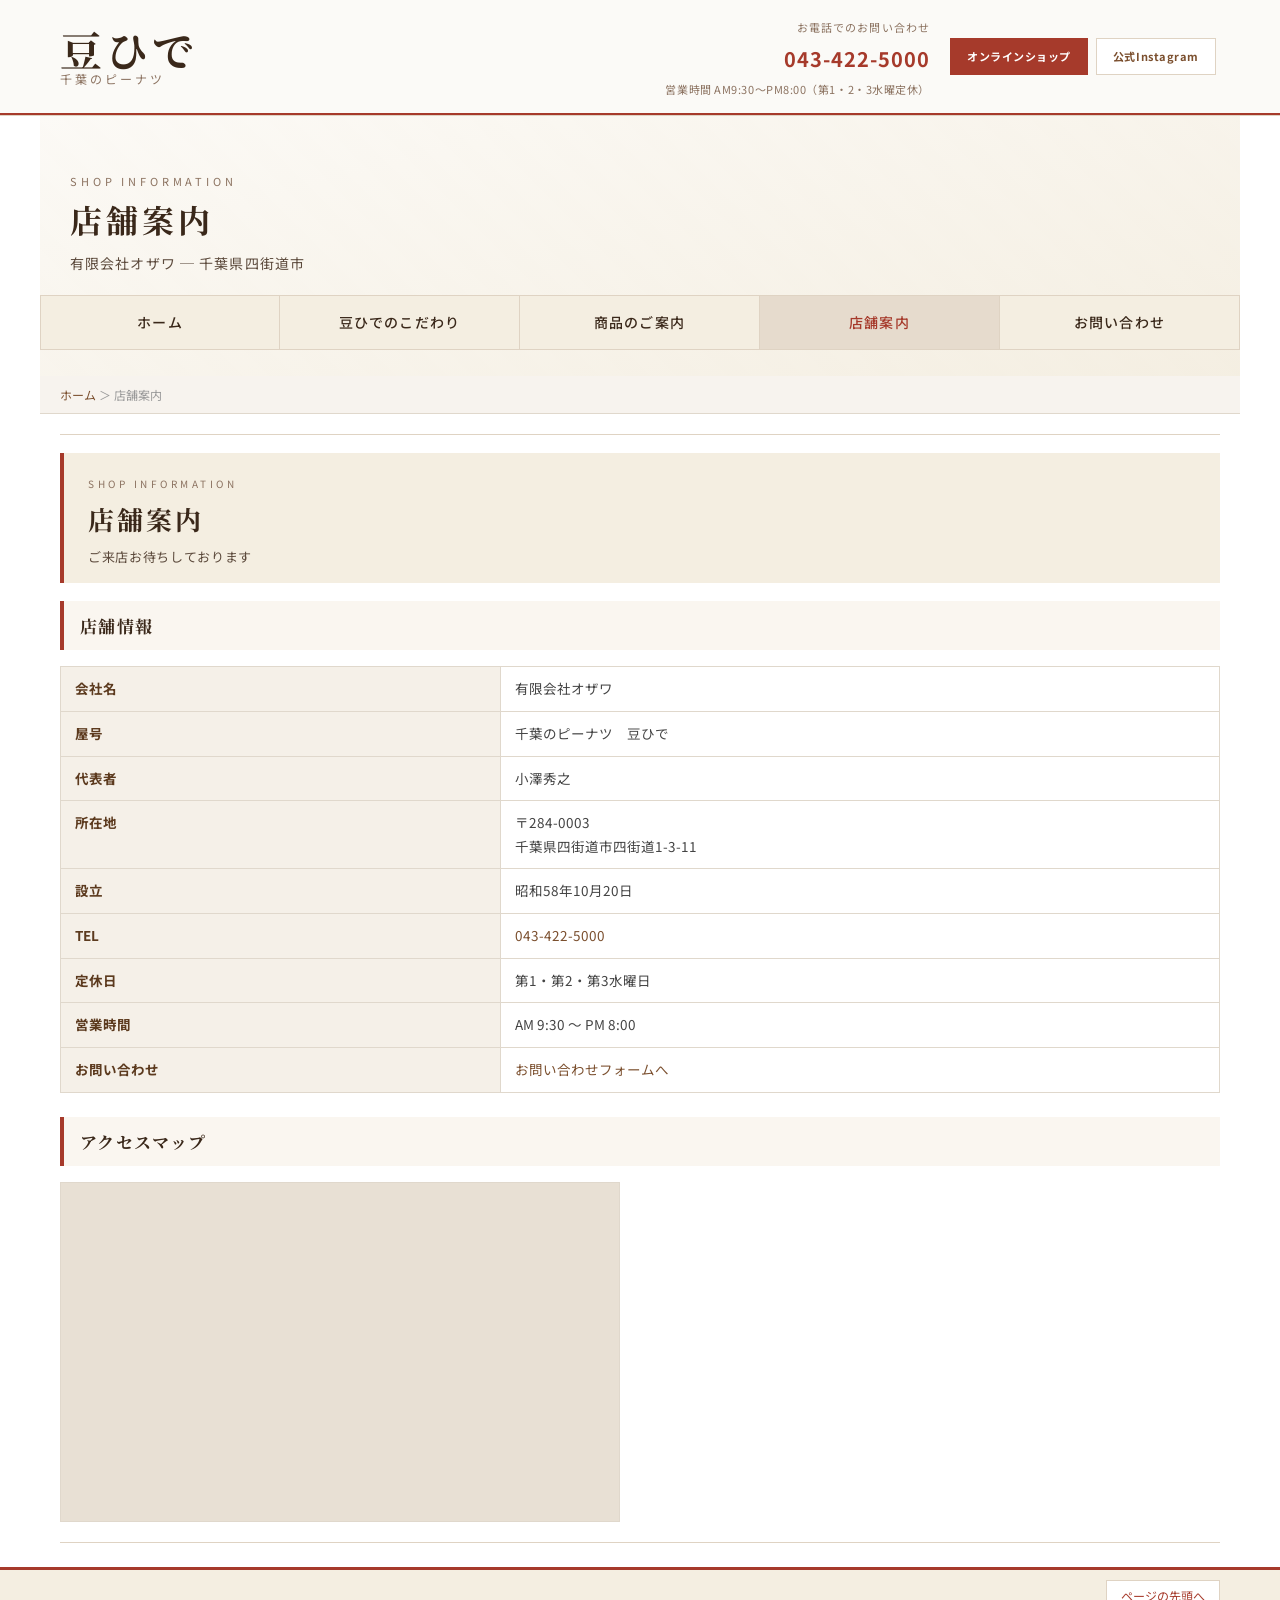
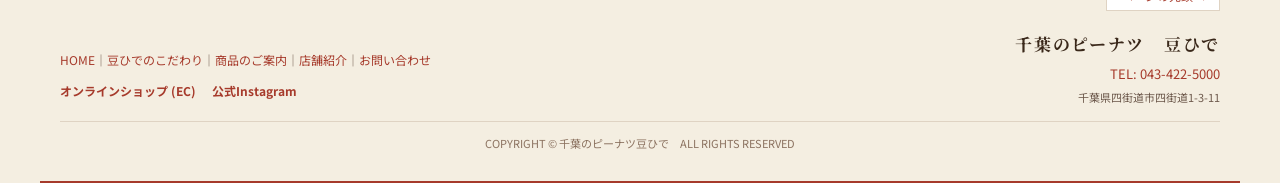
<file: shop.html>
<!DOCTYPE html>
<html lang="ja">
<head>
  <meta charset="UTF-8" />
  <meta name="viewport" content="width=device-width, initial-scale=1.0" />
  <title>店舗案内 | 千葉のピーナツ【豆ひで】</title>
  <meta name="description" content="千葉のピーナツ豆ひでの店舗案内ページです。住所・電話番号・営業時間・定休日・アクセス地図などをご案内いたします。" />
  <link rel="preconnect" href="https://fonts.googleapis.com" />
  <link rel="preconnect" href="https://fonts.gstatic.com" crossorigin />
  <link href="https://fonts.googleapis.com/css2?family=Noto+Sans+JP:wght@400;500;700&family=Noto+Serif+JP:wght@400;700&display=swap" rel="stylesheet" />
  <link rel="stylesheet" href="style.css" />
</head>
<body>
<div id="bodyBg">
<div id="wrapper">

<!-- ===== HEADER ===== -->
<div id="header">
  <div id="headerInner">
    <h1 class="seo-title">千葉ピーナツ・八街産千葉半立・天日干し落花生を取り扱う【千葉のピーナツ豆ひで】へ</h1>
    <div id="headerLeft">
      <div id="logo">
        <a href="index.html" class="logo-link">
          <div class="logo-box">
            <span class="logo-main">豆ひで</span>
            <span class="logo-sub">千葉のピーナツ</span>
          </div>
        </a>
      </div>
    </div>
    <div id="headerRight">
      <div class="header-contact">
        <p class="header-tel"><span class="tel-label">お電話でのお問い合わせ</span><br /><span class="tel-num">043-422-5000</span></p>
        <p class="header-hours">営業時間 AM9:30〜PM8:00（第1・2・3水曜定休）</p>
      </div>
      <div class="header-sns-shop">
        <a href="https://www.e-peanut.co.jp/guide/" target="_blank" rel="noopener noreferrer" class="btn-ec">オンラインショップ</a>
        <a href="https://www.instagram.com/peanutmamehide/" target="_blank" rel="noopener noreferrer" class="btn-insta">公式Instagram</a>
      </div>
    </div>
    <!-- スマホ用メニューボタン (三本線) -->
    <button id="menu-toggle" aria-label="メニュー開閉">
      <span></span>
      <span></span>
      <span></span>
    </button>
  </div>
  <div id="headerBottom"></div>
</div>

<!-- ===== GNAVI ===== -->
<div id="mainImageWrap">
  <div id="mainImage" class="hero-shop">
    <div class="mainImage-content">
      <div class="mainImage-catch">
        <p class="catch-en">SHOP INFORMATION</p>
        <h2 class="catch-ja">店舗案内</h2>
        <p class="catch-sub">有限会社オザワ ─ 千葉県四街道市</p>
      </div>
    </div>
    <div id="gNavi">
      <ul>
        <li><a href="index.html">ホーム</a></li>
        <li><a href="about.html">豆ひでのこだわり</a></li>
        <li><a href="products.html">商品のご案内</a></li>
        <li><a href="shop.html" class="active-nav">店舗案内</a></li>
        <li><a href="contact.html">お問い合わせ</a></li>
      </ul>
    </div>
  </div>
</div>

<!-- ===== CONTENT ===== -->
<div id="content">
  <div id="main">
    <div id="mainInner">
      <div id="bread"><div id="breadInner"><a href="index.html">ホーム</a>&nbsp;＞&nbsp;店舗案内</div></div>
      <div id="contentsBoxWrap">
        <div class="contents-line-top"></div>

        <!-- ページタイトル -->
        <div class="page-hero">
          <div class="page-hero-inner">
            <span class="page-hero-en">SHOP INFORMATION</span>
            <h2>店舗案内</h2>
            <p class="page-hero-sub">ご来店お待ちしております</p>
          </div>
        </div>

        <!-- 店舗情報テーブル -->
        <div class="section-head" style="margin-top:18px;"><h3>店舗情報</h3></div>
        <div class="shop-info-wrap">
          <div class="shop-table-wrap">
            <table class="shop-table">
              <tbody>
                <tr><th>会社名</th><td>有限会社オザワ</td></tr>
                <tr><th>屋号</th><td>千葉のピーナツ　豆ひで</td></tr>
                <tr><th>代表者</th><td>小澤秀之</td></tr>
                <tr><th>所在地</th><td>〒284-0003<br />千葉県四街道市四街道1-3-11</td></tr>
                <tr><th>設立</th><td>昭和58年10月20日</td></tr>
                <tr><th>TEL</th><td><a href="tel:0434225000">043-422-5000</a></td></tr>
                <tr><th>定休日</th><td>第1・第2・第3水曜日</td></tr>
                <tr><th>営業時間</th><td>AM 9:30 〜 PM 8:00</td></tr>
                <tr><th>お問い合わせ</th><td><a href="contact.html">お問い合わせフォームへ</a></td></tr>
              </tbody>
            </table>
          </div>
        </div>

        <!-- アクセスマップ -->
        <div class="section-head"><h3>アクセスマップ</h3></div>
        <div class="shop-map-wrap">
          <iframe src="https://maps.google.com/maps?q=%E5%8D%83%E8%91%89%E3%81%AE%E3%83%94%E3%83%BC%E3%83%8A%E3%83%84%E3%80%80%E8%B1%86%E3%81%B2%E3%81%A7&amp;t=&amp;z=17&amp;ie=UTF8&amp;iwloc=&amp;output=embed" allowfullscreen="" loading="lazy" referrerpolicy="no-referrer-when-downgrade"></iframe>
        </div>

        <div class="contents-line-bottom"></div>
      </div>
    </div>
  </div>


</div>

<!-- ===== FOOTER ===== -->
<div id="footer">
  <div id="pagetopWrap"><a href="#wrapper" id="pagetop-btn">ページの先頭へ</a></div>
  <div id="footerInner">
    <div id="footerContent">

      <div id="footerFreeArea">
        <div id="footerNavi">
          <p><a href="index.html">HOME</a>｜<a href="about.html">豆ひでのこだわり</a>｜<a href="products.html">商品のご案内</a>｜<a href="shop.html">店舗紹介</a>｜<a href="contact.html">お問い合わせ</a></p>
          <p class="footer-sns-links">
            <a href="https://www.e-peanut.co.jp/guide/" target="_blank" rel="noopener noreferrer" class="footer-sns-link ec-link">オンラインショップ (EC)</a>
            <a href="https://www.instagram.com/peanutmamehide/" target="_blank" rel="noopener noreferrer" class="footer-sns-link insta-link">公式Instagram</a>
          </p>
        </div>
        <div class="footerLogo">
          <p class="footer-logo-name">千葉のピーナツ　豆ひで</p>
          <p class="footer-logo-tel">TEL: 043-422-5000</p>
          <p class="footer-logo-addr">千葉県四街道市四街道1-3-11</p>
        </div>
      </div>
      <address>COPYRIGHT &copy; 千葉のピーナツ豆ひで　ALL RIGHTS RESERVED</address>
    </div>
    <div id="footerBottom"></div>
  </div>
</div>
</div></div>
<script src="script.js"></script>
</body>
</html>
</file>
<file: style.css>
/* ============================================================
   千葉のピーナツ 豆ひで  ─  共通スタイルシート
   参照: https://www.e-peanut.co.jp/
   ============================================================ */

@import url('https://fonts.googleapis.com/css2?family=Noto+Sans+JP:wght@400;500;700&family=Noto+Serif+JP:wght@400;700&display=swap');

/* ----- Reset ----- */
*, *::before, *::after { box-sizing: border-box; margin: 0; padding: 0; }
html { font-size: 16px; scroll-behavior: smooth; }
body {
  font-family: 'Noto Sans JP', 'メイリオ', Meiryo, sans-serif;
  font-size: 14px;
  color: #4a3c31;
  background: #fcfbfa;
  line-height: 1.75;
}
a { color: #7b4f2e; text-decoration: none; transition: color .2s; }
a:hover { color: #c0392b; text-decoration: underline; }
img { max-width: 100%; height: auto; display: block; }
ul { list-style: none; }

/* ============================================================
   BODY BG / WRAPPER
   ============================================================ */
#bodyBg {
  background: #fcfbfa
    url("data:image/svg+xml,%3Csvg width='20' height='20' xmlns='http://www.w3.org/2000/svg'%3E%3Crect width='20' height='20' fill='%23fcfbfa'/%3E%3Cline x1='0' y1='0' x2='20' y2='0' stroke='%23f0ebd8' stroke-width='1'/%3E%3Cline x1='0' y1='0' x2='0' y2='20' stroke='%23f0ebd8' stroke-width='1'/%3E%3C/svg%3E");
  min-height: 100vh;
}
#wrapper {
  width: 100%;
  background: #fff;
}

/* ============================================================
   HEADER
   ============================================================ */
#header {
  background: #fbfaf7;
  position: sticky;
  top: 0;
  z-index: 10000;
  border-bottom: 1px solid #dfd3c3;
}
#headerInner {
  display: flex;
  align-items: center;
  justify-content: space-between;
  padding: 14px 24px 14px 20px;
  gap: 16px;
  max-width: 1200px;
  margin: 0 auto;
  width: 100%;
}

/* SEOタイトルを視覚的に隠す */
.seo-title {
  position: absolute;
  width: 1px; height: 1px;
  overflow: hidden;
  clip: rect(0,0,0,0);
  white-space: nowrap;
}

/* ロゴ */
#headerLeft { flex-shrink: 0; }
.logo-link { display: block; }
.logo-box {
  display: flex;
  flex-direction: column;
  align-items: flex-start;
  line-height: 1;
}
.logo-en {
  font-size: 10px;
  letter-spacing: .28em;
  color: #8c7361;
  margin-bottom: 2px;
}
.logo-main {
  font-family: 'Noto Serif JP', serif;
  font-size: 42px;
  font-weight: 700;
  color: #3a281a;
  letter-spacing: .1em;
}
.logo-sub {
  font-size: 12px;
  color: #8c7361;
  letter-spacing: .25em;
  margin-top: 3px;
}

/* ヘッダー右 */
#headerRight {
  display: flex;
  align-items: center;
  gap: 20px;
}
.header-contact {
  text-align: right;
}
.header-sns-shop {
  display: flex;
  gap: 8px;
}
.btn-ec, .btn-insta {
  display: inline-block;
  padding: 8px 16px;
  font-size: 11px;
  font-weight: 700;
  text-decoration: none;
  border: 1px solid #dfd3c3;
  transition: background .2s, color .2s, border-color .2s;
  letter-spacing: .05em;
  white-space: nowrap;
}
.btn-ec {
  background: #a63a2b;
  color: #fff;
  border-color: #a63a2b;
}
.btn-ec:hover {
  background: #8e2f23;
  color: #fff;
  text-decoration: none;
}
.btn-insta {
  background: #fff;
  color: #7b4f2e;
  border-color: #dfd3c3;
}
.btn-insta:hover {
  background: #fbfaf7;
  color: #c0392b;
  border-color: #a63a2b;
  text-decoration: none;
}
#menu-toggle {
  display: none;
}
.header-tel { margin-bottom: 4px; }
.tel-label { font-size: 11px; color: #8c7361; letter-spacing: .1em; }
.tel-num { font-size: 20px; font-weight: 700; color: #a63a2b; letter-spacing: .05em; display: block; margin-top: 2px; }
.header-hours { font-size: 11px; color: #8c7361; letter-spacing: .05em; }

#headerBottom {
  height: 2px;
  background: #a63a2b;
}

/* ============================================================
   MAIN IMAGE + GNAVI
   ============================================================ */
#mainImageWrap { position: relative; overflow: hidden; }

#mainImage {
  min-height: 260px;
  background:
    linear-gradient(165deg, rgba(252,250,246,.92) 0%, rgba(244,238,225,.95) 100%),
    repeating-linear-gradient(45deg, transparent, transparent 18px, rgba(223,211,195,.15) 18px, rgba(223,211,195,.15) 36px);
  background-color: #fbf9f5;
  display: flex;
  flex-direction: column;
  justify-content: center;
  padding: 0 0 0 0;
  position: relative;
  max-width: 1200px;
  margin: 0 auto;
  width: 100%;
}

/* キャッチコピーエリア */
.mainImage-content {
  padding: 30px 30px 20px;
}
.catch-en {
  font-size: 11px;
  letter-spacing: .35em;
  color: #8c7361;
  margin-bottom: 8px;
}
.catch-ja {
  font-family: 'Noto Serif JP', serif;
  font-size: 32px;
  font-weight: 700;
  color: #3a281a;
  letter-spacing: .12em;
  margin-bottom: 10px;
  line-height: 1.3;
}
.catch-sub {
  font-size: 14px;
  color: #5c4a3c;
  letter-spacing: .08em;
}

/* グローバルナビ（メインイメージ内・下部） */
#gNavi {
  background: #f4eee1;
  border-top: 1px solid #dfd3c3;
  border-bottom: 1px solid #dfd3c3;
}
#gNavi ul {
  display: flex;
  width: 100%;
}
#gNavi ul li {
  flex: 1;
}
#gNavi ul li a {
  display: block;
  width: 100%;
  padding: 14px 10px;
  font-size: 14px;
  font-weight: 500;
  color: #3a281a;
  letter-spacing: .08em;
  border-right: 1px solid #dfd3c3;
  transition: background .2s, color .2s;
  text-align: center;
}
#gNavi ul li:first-child a { border-left: 1px solid #dfd3c3; }
#gNavi ul li a:hover, #gNavi ul li a.active-nav {
  background: #e6dbcd;
  color: #a63a2b;
  text-decoration: none;
}
.nav-icon { display: none; }

/* ============================================================
   CONTENT AREA
   ============================================================ */
#content {
  display: flex;
  align-items: flex-start;
  background: #fff;
  max-width: 1200px;
  margin: 0 auto;
  width: 100%;
}

/* ===== MAIN ===== */
#main {
  flex: 1;
  min-width: 0;
}
#mainInner { padding: 0; }
#contentsBoxWrap { padding: 20px 20px 24px; }

/* パンくず */
#bread {
  background: #f7f3ee;
  border-bottom: 1px solid #e0d8cc;
}
#breadInner {
  padding: 8px 20px;
  font-size: 12px;
  color: #999;
}
#breadInner a { color: #7b4f2e; }

/* セクション区切り線 */
.contents-line-top, .contents-line-bottom {
  height: 1px;
  background: #dfd3c3;
  margin-bottom: 18px;
}
.contents-line-bottom { margin-top: 20px; margin-bottom: 0; }

/* ============================================================
   TOP PAGE: お店紹介ボックス
   ============================================================ */
.topBox {
  display: flex;
  gap: 20px;
  margin-bottom: 22px;
  align-items: flex-start;
}
.topBox-text { flex: 1; min-width: 0; }
.topBox-title {
  font-family: 'Noto Serif JP', serif;
  font-size: 19px;
  font-weight: 700;
  color: #3a281a;
  border-bottom: 1px solid #a63a2b;
  padding-bottom: 8px;
  margin-bottom: 12px;
  line-height: 1.45;
}
.topBox-body {
  font-size: 13.5px;
  color: #444;
  line-height: 1.95;
}
.topBox-photo { flex-shrink: 0; }

/* 写真プレースホルダー */
.photo-placeholder {
  background: linear-gradient(135deg, #d8d0c4, #c4bcb0);
  border: 2px dashed #bbb;
  display: flex;
  align-items: center;
  justify-content: center;
  color: #888;
  font-size: 12px;
  text-align: center;
  line-height: 1.5;
}
.photo-placeholder.large  { width: 200px; height: 200px; }
.photo-placeholder.medium { width: 220px; height: 160px; }
.photo-placeholder.small  { width: 100%; height: 100px; }
.topBox-img {
  width: 350px;
  height: 250px;
  object-fit: cover;
  border: 1px solid #dfd3c3;
}

/* ============================================================
   TOP PAGE: 商品カテゴリバナー（2列）
   ============================================================ */
.top-bnr-wrap {
  display: flex;
  gap: 12px;
  margin-bottom: 22px;
}
.top-bnr-item { flex: 1; display: block; overflow: hidden; }
.bnr-placeholder {
  height: 150px;
  display: flex;
  align-items: center;
  justify-content: center;
  transition: opacity .2s, transform .2s;
  position: relative;
  overflow: hidden;
}
.bnr-placeholder:hover { opacity: .9; transform: translateY(-2px); }
.bnr-handachi { background: #fbf9f5; border: 1px solid #dfd3c3; }
.bnr-nakate   { background: #fafaf5; border: 1px solid #d3dfc3; }
.bnr-otsumami { background: #f6fcf6; border: 1px solid #c3dfc3; }
.bnr-shipping { background: #f6fafc; border: 1px solid #c3d3df; }
.bnr-inner {
  text-align: center;
  color: #3a281a;
  padding: 16px;
}
.bnr-inner h3 { font-size: 12px; letter-spacing: .1em; color: #8c7361; margin-bottom: 6px; }
.bnr-inner p  { font-family: 'Noto Serif JP', serif; font-size: 22px; font-weight: 700; letter-spacing: .1em; color: #3a281a; }

/* ============================================================
   TOP PAGE: 新着情報
   ============================================================ */
.news-section { margin-bottom: 22px; }
.news-title-bar {
  display: flex;
  align-items: center;
  justify-content: space-between;
  background: linear-gradient(135deg, #3d200d, #6b3c1a);
  padding: 9px 16px;
}
.news-title-bar h3 {
  font-family: 'Noto Serif JP', serif;
  font-size: 15px;
  font-weight: 700;
  color: #f5d98e;
  letter-spacing: .1em;
}
.news-list-link {
  font-size: 11px;
  color: #c8a86a;
  border: 1px solid #c8a86a;
  padding: 2px 10px;
  transition: background .2s, color .2s;
}
.news-list-link:hover { background: #c8a86a; color: #fff; text-decoration: none; }

.news-list {
  border: 1px solid #e0d8cc;
  border-top: none;
  overflow: hidden;
}
.news-item {
  display: flex;
  gap: 0;
  border-bottom: 1px solid #ede8df;
  transition: background .15s;
}
.news-item:last-child { border-bottom: none; }
.news-item:hover { background: #faf7f2; }
.news-date {
  flex-shrink: 0;
  width: 110px;
  padding: 12px 12px;
  background: #f7f3ee;
  display: flex;
  align-items: flex-start;
  border-right: 1px solid #e0d8cc;
}
.news-date span {
  font-size: 12px;
  color: #7b4f2e;
  font-weight: 500;
  letter-spacing: .05em;
}
.news-body {
  flex: 1;
  padding: 12px 14px;
  font-size: 13px;
  color: #444;
  line-height: 1.8;
}

/* ============================================================
   TOP PAGE: 4カラムバナー
   ============================================================ */
.top-bnr-wrap4 {
  display: flex;
  gap: 10px;
  margin-bottom: 4px;
}
.top-bnr4-item {
  flex: 1;
  display: block;
  overflow: hidden;
  height: 110px;
  transition: opacity .2s, transform .2s;
}
.top-bnr4-item:hover { opacity: .88; transform: translateY(-2px); text-decoration: none; }
.bnr4-inner {
  height: 100%;
  display: flex;
  align-items: center;
  justify-content: center;
  text-align: center;
}
.bnr4-inner p { font-size: 13px; font-weight: 700; color: #3a281a; letter-spacing: .06em; line-height: 1.45; }
.bnr4-kakou  { background: #fbf9f5; border: 1px solid #dfd3c3; }
.bnr4-gift   { background: #fcf6f6; border: 1px solid #dfc3c3; }
.bnr4-tumami { background: #f6fcf6; border: 1px solid #c3dfc3; }
.bnr4-ocha   { background: #f6fafc; border: 1px solid #c3d3df; }

/* ============================================================
   下層ページ共通: ページタイトルエリア
   ============================================================ */
.page-hero {
  background: #f4eee1;
  padding: 22px 24px 14px;
  position: relative;
  overflow: hidden;
  border-left: 4px solid #a63a2b;
}
.page-hero::before {
  display: none;
}
.page-hero-inner { position: relative; z-index: 1; }
.page-hero-en { font-size: 10px; letter-spacing: .35em; color: #8c7361; margin-bottom: 4px; display: block; }
.page-hero h2 { font-family: 'Noto Serif JP', serif; font-size: 26px; font-weight: 700; color: #3a281a; letter-spacing: .12em; margin-bottom: 4px; }
.page-hero-sub { font-size: 13px; color: #5c4a3c; letter-spacing: .05em; }

/* 下層ページ: セクションヘッド */
.section-head {
  background: #faf6f0;
  border-left: 4px solid #a63a2b;
  padding: 10px 16px;
  margin-bottom: 16px;
  margin-top: 24px;
}
.section-head h3 {
  font-family: 'Noto Serif JP', serif;
  font-size: 17px;
  font-weight: 700;
  color: #3a281a;
  letter-spacing: .08em;
}
.section-head:first-child { margin-top: 0; }

/* 商品紹介カード（下層ページ用） */
.product-card {
  display: flex;
  gap: 20px;
  border: 1px solid #e0d8cc;
  padding: 16px;
  margin-bottom: 14px;
  background: #fff;
  transition: box-shadow .25s, transform .2s;
  position: relative;
}
.product-card::before {
  content: '';
  position: absolute; top: 0; left: 0;
  width: 4px; height: 100%;
  background: #a63a2b;
}
.product-card:hover { box-shadow: 0 5px 18px rgba(100,60,20,.13); transform: translateY(-2px); }
.product-card .card-img { flex-shrink: 0; width: 220px; }
.product-card .card-img .photo-placeholder { width: 220px; height: 165px; }
.product-card .card-img img {
  width: 100%;
  height: 165px;
  object-fit: cover;
  border: 1px solid #e0d8cc;
  display: block;
}
.product-card .card-body { flex: 1; }
.card-title {
  font-family: 'Noto Serif JP', serif;
  font-size: 17px; font-weight: 700;
  color: #3a281a;
  border-bottom: 1px solid #dfd3c3;
  padding-bottom: 8px; margin-bottom: 10px;
}
.card-desc {
  font-size: 13px; color: #5c4a3c; line-height: 1.85;
  background: #fbf9f5;
  padding: 8px 12px;
  border: 1px solid #f0ebd8;
  margin-bottom: 10px;
}
.card-price {
  font-size: 15px; font-weight: 700;
  color: #a63a2b;
  letter-spacing: .04em;
}
.card-price-list {
  display: flex;
  flex-wrap: wrap;
  gap: 6px 16px;
  margin-top: 8px;
  font-size: 13.5px;
  background: #faf8f5;
  padding: 8px 12px;
  border-left: 3px solid #dfd3c3;
}
.price-item {
  color: #a63a2b;
  font-weight: 700;
}
.price-item span {
  color: #5c4a3c;
  font-weight: 400;
  font-size: 12px;
  margin-right: 6px;
}

/* ============================================================
   SIDEBAR
   ============================================================ */
#side { width: 270px; flex-shrink: 0; background: #f7f3ee; }
#sideInner { padding: 16px 12px; display: flex; flex-direction: column; gap: 14px; }

.sideBox { background: #fff; border: 1px solid #e0d8cc; overflow: hidden; }
.side-bar-top, .side-bar-bottom {
  height: 5px;
  background: linear-gradient(90deg, #8b0000, #c0392b 30%, #e8a020 60%, #c0392b 80%, #8b0000);
}
.side-box-inner { padding: 12px; }

.side-title {
  font-family: 'Noto Serif JP', serif;
  font-size: 13px; font-weight: 700;
  color: #fff;
  background: linear-gradient(135deg, #3d200d, #6b3c1a);
  padding: 8px 12px;
  letter-spacing: .08em;
  margin-bottom: 10px;
  margin-left: -12px; margin-right: -12px;
}
.side-title-info { margin-top: 14px; }

/* ランキング */
.rank-item { display: flex; align-items: flex-start; gap: 10px; margin-bottom: 12px; }
.rank-item:last-child { margin-bottom: 0; }
.rank-badge {
  flex-shrink: 0;
  width: 32px; height: 32px;
  display: flex; align-items: center; justify-content: center;
  font-size: 11px; font-weight: 700; color: #fff;
  letter-spacing: 0;
}
.rank1 { background: linear-gradient(135deg, #c8a820, #f5d020); color: #5c3a00; }
.rank2 { background: linear-gradient(135deg, #909090, #bbb); }
.rank3 { background: linear-gradient(135deg, #a0602a, #c8843c); }
.rank-link { display: flex; flex-direction: column; gap: 6px; flex: 1; text-decoration: none; }
.rank-link:hover .rank-name { color: #c0392b; }
.rank-img-wrap { width: 100%; }
.rank-name { font-size: 12px; color: #555; line-height: 1.5; }
.rank-name span { color: #c0392b; font-weight: 700; }

/* サイドナビリスト */
.side-nav-list { }
.side-nav-list li { border-bottom: 1px solid #f0ece4; }
.side-nav-list li:last-child { border-bottom: none; }
.side-nav-list li a {
  display: flex;
  align-items: center;
  gap: 6px;
  padding: 9px 10px;
  font-size: 13px;
  color: #5c3a1e;
  transition: background .15s, color .15s, padding-left .15s;
}
.side-nav-list li a::before { content: '▶'; font-size: 7px; color: #c0392b; flex-shrink: 0; }
.side-nav-list li a:hover {
  background: #fff8ee;
  color: #c0392b;
  padding-left: 14px;
  text-decoration: none;
}
.side-nav-list li a.active-nav {
  background: #fff0e0;
  color: #c0392b;
  font-weight: 700;
  border-left: 3px solid #c0392b;
  padding-left: 7px;
}

/* お問い合わせバナー */
.side-contact-bnr { overflow: hidden; }
.side-contact-link {
  display: block;
  background: linear-gradient(135deg, #3d200d 0%, #6b3c1a 100%);
  padding: 18px 14px;
  text-align: center;
  text-decoration: none;
  transition: opacity .2s;
}
.side-contact-link:hover { opacity: .88; text-decoration: none; }
.side-contact-title { font-family: 'Noto Serif JP', serif; font-size: 15px; font-weight: 700; color: #f5d98e; letter-spacing: .1em; margin-bottom: 8px; }
.side-contact-tel { font-size: 22px; font-weight: 700; color: #fff; letter-spacing: .05em; margin-bottom: 6px; }
.side-contact-text { font-size: 11px; color: #c8a86a; letter-spacing: .08em; }

/* ============================================================
   STORE INFO PAGE
   ============================================================ */
.shop-info-wrap {
  display: flex;
  gap: 24px;
  align-items: flex-start;
  margin-bottom: 20px;
}
.shop-table-wrap { flex: 1; }
.shop-table {
  width: 100%;
  border-collapse: collapse;
  font-size: 13.5px;
}
.shop-table th, .shop-table td {
  padding: 10px 14px;
  border: 1px solid #e0d8cc;
  text-align: left;
  vertical-align: top;
}
.shop-table th {
  background: #f5f0e8;
  color: #5c3a1e;
  font-weight: 700;
  width: 38%;
  white-space: nowrap;
}
.shop-table td { color: #444; }
.shop-photo-wrap { flex-shrink: 0; }
.shop-img {
  width: 320px;
  height: 400px;
  object-fit: cover;
  border: 1px solid #dfd3c3;
}
.shop-map-wrap {
  border: 1px solid #e0d8cc;
  overflow: hidden;
  background: #e8e0d4;
  height: 340px;
  display: flex;
  align-items: center;
  justify-content: center;
  max-width: 560px;
}
.shop-map-wrap iframe { width: 100%; height: 100%; border: none; }
.map-placeholder {
  width: 100%; height: 340px;
  background: linear-gradient(135deg, #d8d0c8, #c8c0b4);
  display: flex; align-items: center; justify-content: center;
  color: #888; font-size: 14px;
}

/* ============================================================
   CONTACT PAGE
   ============================================================ */
.contact-intro {
  background: #f5f0e8;
  border-left: 4px solid #c0392b;
  padding: 14px 18px;
  margin-bottom: 20px;
  font-size: 13.5px;
  line-height: 1.9;
  color: #444;
}
.contact-form { max-width: 560px; }
.form-row { margin-bottom: 16px; }
.form-row label { display: block; font-size: 13px; font-weight: 700; color: #3d200d; margin-bottom: 5px; }
.form-required {
  display: inline-block;
  background: #c0392b;
  color: #fff;
  font-size: 10px;
  padding: 1px 6px;
  margin-left: 5px;
  font-weight: 400;
}
.form-row input[type="text"],
.form-row input[type="email"],
.form-row input[type="tel"],
.form-row textarea {
  width: 100%;
  padding: 9px 12px;
  border: 1px solid #ccc;
  font-size: 14px;
  font-family: inherit;
  background: #fff;
  transition: border-color .2s;
}
.form-row input:focus,
.form-row textarea:focus {
  outline: none;
  border-color: #c0392b;
}
.form-row textarea { height: 140px; resize: vertical; }
.form-submit {
  background: #a63a2b;
  color: #fff;
  border: none;
  padding: 12px 40px;
  font-size: 15px;
  font-weight: 700;
  cursor: pointer;
  font-family: inherit;
  letter-spacing: .08em;
  transition: background .2s;
}
.form-submit:hover { background: #8e2f23; }

/* ============================================================
   FOOTER
   ============================================================ */
#footer {
  background: #f4eee1;
  border-top: 3px solid #a63a2b;
}
#pagetopWrap {
  display: flex;
  justify-content: flex-end;
  padding: 10px 20px 0;
  max-width: 1200px;
  margin: 0 auto;
  width: 100%;
}
#pagetop-btn {
  font-size: 12px;
  color: #a63a2b;
  background: #fff;
  border: 1px solid #dfd3c3;
  padding: 4px 14px;
  transition: background .2s;
}
#pagetop-btn:hover { background: #f4eee1; text-decoration: none; color: #3a281a; }

#footerInner {
  padding: 18px 0 0;
  max-width: 1200px;
  margin: 0 auto;
  width: 100%;
}
#footerContent { padding: 0 20px 16px; }

.footer-nav-list {
  display: flex;
  flex-wrap: wrap;
  gap: 2px 6px;
  margin-bottom: 14px;
  padding-bottom: 12px;
  border-bottom: 1px solid rgba(255,255,255,.08);
}
.footer-nav-list li { font-size: 12px; color: #6d594c; }
.footer-nav-list li a { color: #a63a2b; }
.footer-nav-list li a:hover { color: #3a281a; text-decoration: underline; }

#footerFreeArea {
  display: flex;
  justify-content: space-between;
  align-items: flex-end;
  flex-wrap: wrap;
  gap: 14px;
  margin-bottom: 14px;
}
#footerNavi p { font-size: 12px; color: #6d594c; line-height: 1.9; margin-bottom: 4px; }
#footerNavi a { color: #a63a2b; }
#footerNavi a:hover { color: #3a281a; text-decoration: underline; }
.footer-sns-links {
  margin-top: 8px;
  display: flex;
  gap: 16px;
}
.footer-sns-link {
  font-size: 12px;
  font-weight: 700;
  text-decoration: none;
  transition: color .2s;
}
.footer-sns-link.ec-link {
  color: #a63a2b;
}
.footer-sns-link.ec-link:hover {
  color: #8e2f23;
  text-decoration: underline;
}
.footer-sns-link.insta-link {
  color: #7b4f2e;
}
.footer-sns-link.insta-link:hover {
  color: #a63a2b;
  text-decoration: underline;
}

.footerLogo { text-align: right; }
.footer-logo-name { font-family: 'Noto Serif JP', serif; font-size: 17px; font-weight: 700; color: #3a281a; letter-spacing: .1em; }
.footer-logo-tel  { font-size: 13px; color: #a63a2b; margin-top: 4px; }
.footer-logo-addr { font-size: 11px; color: #6d594c; margin-top: 2px; }

address { font-size: 11px; color: #8c7361; font-style: normal; text-align: center; border-top: 1px solid #dfd3c3; padding: 12px 20px; }

#footerBottom {
  height: 2px;
  background: #a63a2b;
}

/* ============================================================
   HOME SNS & EC CTA BANNER
   ============================================================ */
.home-sns-ec-banner {
  background: #faf6f0;
  border: 1px solid #dfd3c3;
  padding: 28px 20px;
  text-align: center;
  margin-top: 24px;
  margin-bottom: 28px;
}
.sns-ec-title {
  font-family: 'Noto Serif JP', serif;
  font-size: 18px;
  font-weight: 700;
  color: #3a281a;
  margin-bottom: 8px;
}
.sns-ec-desc {
  font-size: 13px;
  color: #6d594c;
  margin-bottom: 18px;
}
.sns-ec-buttons {
  display: flex;
  justify-content: center;
  gap: 16px;
  flex-wrap: wrap;
}
.btn-large-ec, .btn-large-insta {
  display: inline-block;
  padding: 12px 28px;
  font-size: 14px;
  font-weight: 700;
  text-decoration: none;
  transition: background .2s, color .2s, border-color .2s;
  letter-spacing: .05em;
}
.btn-large-ec {
  background: #a63a2b;
  color: #fff;
  border: 1px solid #a63a2b;
}
.btn-large-ec:hover {
  background: #8e2f23;
  color: #fff;
  text-decoration: none;
}
.btn-large-insta {
  background: #fff;
  color: #7b4f2e;
  border: 1px solid #dfd3c3;
}
.btn-large-insta:hover {
  background: #fbfaf7;
  color: #c0392b;
  border-color: #a63a2b;
  text-decoration: none;
}

/* ============================================================
   RESPONSIVE
   ============================================================ */
@media (max-width: 768px) {
  #headerInner {
    flex-direction: row;
    justify-content: space-between;
    align-items: center;
    padding: 8px 16px;
    gap: 0;
    position: relative;
    height: 60px;
  }
  #headerRight {
    display: none; /* Hide contact and buttons in main header on mobile (moved inside menu) */
  }
  .logo-main {
    font-size: 24px;
  }
  .logo-sub {
    font-size: 9px;
    margin-top: 1px;
    letter-spacing: 0.15em;
  }
  .logo-en {
    font-size: 7px;
    margin-bottom: 0px;
    letter-spacing: 0.2em;
  }
  #menu-toggle {
    display: block;
    position: relative;
    width: 30px;
    height: 22px;
    background: none;
    border: none;
    cursor: pointer;
    z-index: 10000;
  }
  #menu-toggle span {
    display: block;
    position: absolute;
    height: 2px;
    width: 100%;
    background: #3a281a;
    transition: transform .25s, opacity .25s;
  }
  #menu-toggle span:nth-child(1) { top: 0px; }
  #menu-toggle span:nth-child(2) { top: 10px; }
  #menu-toggle span:nth-child(3) { top: 20px; }
  
  #menu-toggle.menu-active span:nth-child(1) {
    transform: translateY(10px) rotate(45deg);
  }
  #menu-toggle.menu-active span:nth-child(2) {
    opacity: 0;
  }
  #menu-toggle.menu-active span:nth-child(3) {
    transform: translateY(-10px) rotate(-45deg);
  }

  #mainImage.hero-home {
    background: 
      linear-gradient(165deg, rgba(252, 250, 246, 0.88) 0%, rgba(244, 238, 225, 0.82) 100%),
      url("img/中手豊　殻付き.png") no-repeat center / cover;
  }
  #mainImage.hero-about {
    background: 
      linear-gradient(165deg, rgba(252, 250, 246, 0.88) 0%, rgba(244, 238, 225, 0.82) 100%),
      url("img/Qなっつ 殻付.png") no-repeat center / cover;
  }
  #mainImage.hero-products {
    background: 
      linear-gradient(165deg, rgba(252, 250, 246, 0.88) 0%, rgba(244, 238, 225, 0.82) 100%),
      url("img/千葉半立 味付け素煎り.png") no-repeat center / cover;
  }
  #mainImage.hero-shop {
    background: 
      linear-gradient(165deg, rgba(252, 250, 246, 0.88) 0%, rgba(244, 238, 225, 0.82) 100%),
      url("img/塩ゆで冷凍おおまさり.png") no-repeat center / cover;
  }
  #mainImage.hero-contact {
    background: 
      linear-gradient(165deg, rgba(252, 250, 246, 0.88) 0%, rgba(244, 238, 225, 0.82) 100%),
      url("img/天日干し千葉半立　殻付き.png") no-repeat center / cover;
  }
  #mainImage {
    min-height: 180px;
  }

  #mainImageWrap {
    position: relative;
  }
  #gNavi {
    display: none;
    position: absolute;
    top: 100%;
    left: 0;
    width: 100%;
    z-index: 9999;
    background: #fbfaf7;
    border-bottom: 2px solid #a63a2b;
    border-top: 1px solid #dfd3c3;
  }
  #gNavi.menu-active {
    display: block;
  }
  #gNavi ul {
    display: flex;
    flex-direction: column;
    width: 100%;
  }
  #gNavi ul li {
    border-bottom: 1px solid #dfd3c3;
    border-right: none !important;
  }
  #gNavi ul li a {
    display: block;
    width: 100%;
    padding: 14px 20px;
    font-size: 14px;
    font-weight: 700;
    text-align: left;
    color: #3a281a;
    border: none;
    background: #fff;
  }
  #gNavi ul li a:hover, #gNavi ul li a.active-nav {
    background: #fbf9f5;
    color: #a63a2b;
    text-decoration: none;
  }
  #gNavi ul li:last-child {
    grid-column: auto;
    border-bottom: none;
  }
  .nav-icon { display: none; }

  /* モバイルメニュー内の連絡先・SNSエリア */
  .mobile-menu-contact {
    padding: 24px 20px;
    background: #faf6f0;
    border-top: 1px solid #dfd3c3;
    text-align: center;
  }
  .mobile-menu-contact .header-contact {
    margin-bottom: 16px;
    text-align: center;
  }
  .mobile-menu-contact .tel-label {
    font-size: 11px;
    color: #8c7361;
    letter-spacing: .05em;
  }
  .mobile-menu-contact .tel-num {
    font-size: 20px;
    font-weight: 700;
    color: #a63a2b;
    display: block;
    margin-top: 2px;
    letter-spacing: .05em;
  }
  .mobile-menu-contact .header-hours {
    font-size: 11px;
    color: #8c7361;
    margin-top: 4px;
  }
  .mobile-menu-contact .header-sns-shop {
    display: flex;
    justify-content: center;
    gap: 12px;
    margin-top: 14px;
  }
  .mobile-menu-contact .btn-ec, 
  .mobile-menu-contact .btn-insta {
    flex: 1;
    display: inline-block;
    padding: 10px 10px;
    font-size: 12px;
    font-weight: 700;
    text-align: center;
    text-decoration: none;
    border: 1px solid #dfd3c3;
    transition: background .2s, color .2s, border-color .2s;
  }
  .mobile-menu-contact .btn-ec {
    background: #a63a2b;
    color: #fff;
    border-color: #a63a2b;
  }
  .mobile-menu-contact .btn-ec:hover {
    background: #8e2f23;
  }
  .mobile-menu-contact .btn-insta {
    background: #fff;
    color: #7b4f2e;
  }
  .mobile-menu-contact .btn-insta:hover {
    background: #fbfaf7;
    color: #c0392b;
    border-color: #a63a2b;
  }

  #content { flex-direction: column; align-items: stretch; }
  #main { width: 100%; border-right: none; border-bottom: 1px solid #e0d8cc; }
  #side { width: 100%; }
  .topBox { flex-direction: column; }
  .topBox-photo {
    display: flex;
    justify-content: center;
    width: 100%;
  }
  .topBox-img {
    width: 100%;
    max-width: 300px;
    height: auto;
    border: 1px solid #dfd3c3;
  }
  .photo-placeholder.large { width: 100%; height: 180px; }
  .product-card { flex-direction: column; }
  .product-card .card-img { width: 100%; }
  .product-card .card-img .photo-placeholder { width: 100%; }
  .product-card .card-img img { width: 100%; height: auto; max-height: 240px; }
  #footerFreeArea { flex-direction: column; }
  .footerLogo { text-align: left; }
  .top-bnr-wrap4 { flex-wrap: wrap; }
  .top-bnr4-item { min-width: calc(50% - 5px); }
  .shop-info-wrap { flex-direction: column; align-items: stretch; width: 100%; }
  .shop-table-wrap { max-width: 100%; width: 100%; }
  .shop-map-wrap { max-width: 100%; width: 100%; }
  .shop-photo-wrap {
    display: flex;
    justify-content: center;
    width: 100%;
  }
  .shop-img {
    width: 100%;
    max-width: 280px;
    height: auto;
    border: 1px solid #dfd3c3;
  }
  #contentsBoxWrap { padding: 16px 12px 20px; }
  .top-bnr-wrap { gap: 8px; margin-bottom: 12px; }
  .bnr-placeholder { height: 110px; }
  .bnr-inner { padding: 6px; }
  .bnr-inner h3 { font-size: 10px; margin-bottom: 2px; }
  .bnr-inner p { font-size: 15px; }
}
@media (max-width: 480px) {
  .logo-main { font-size: 32px; }
  .catch-ja { font-size: 24px; }
  .top-bnr-wrap { flex-direction: row; }
  .bnr-placeholder { height: 90px; }
  .bnr-inner h3 { font-size: 9px; }
  .bnr-inner p { font-size: 13px; }
}
</file>
